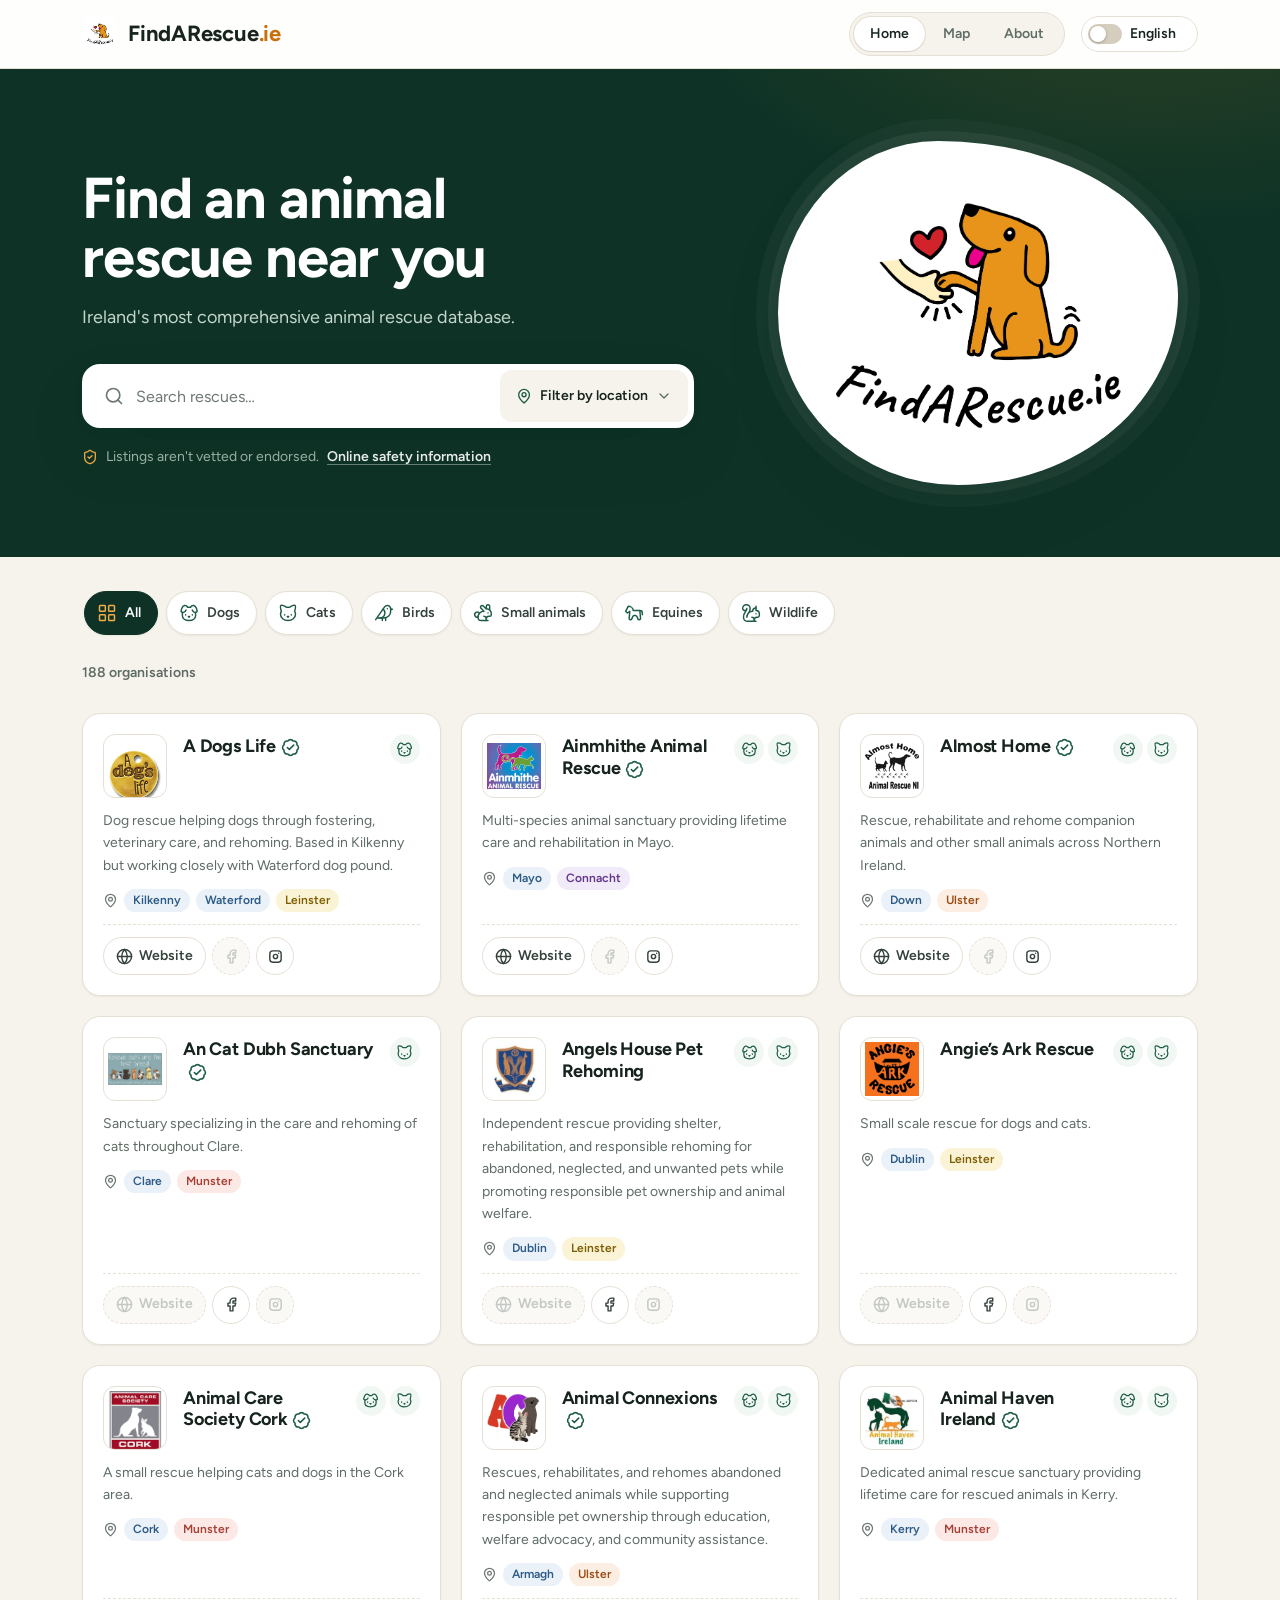
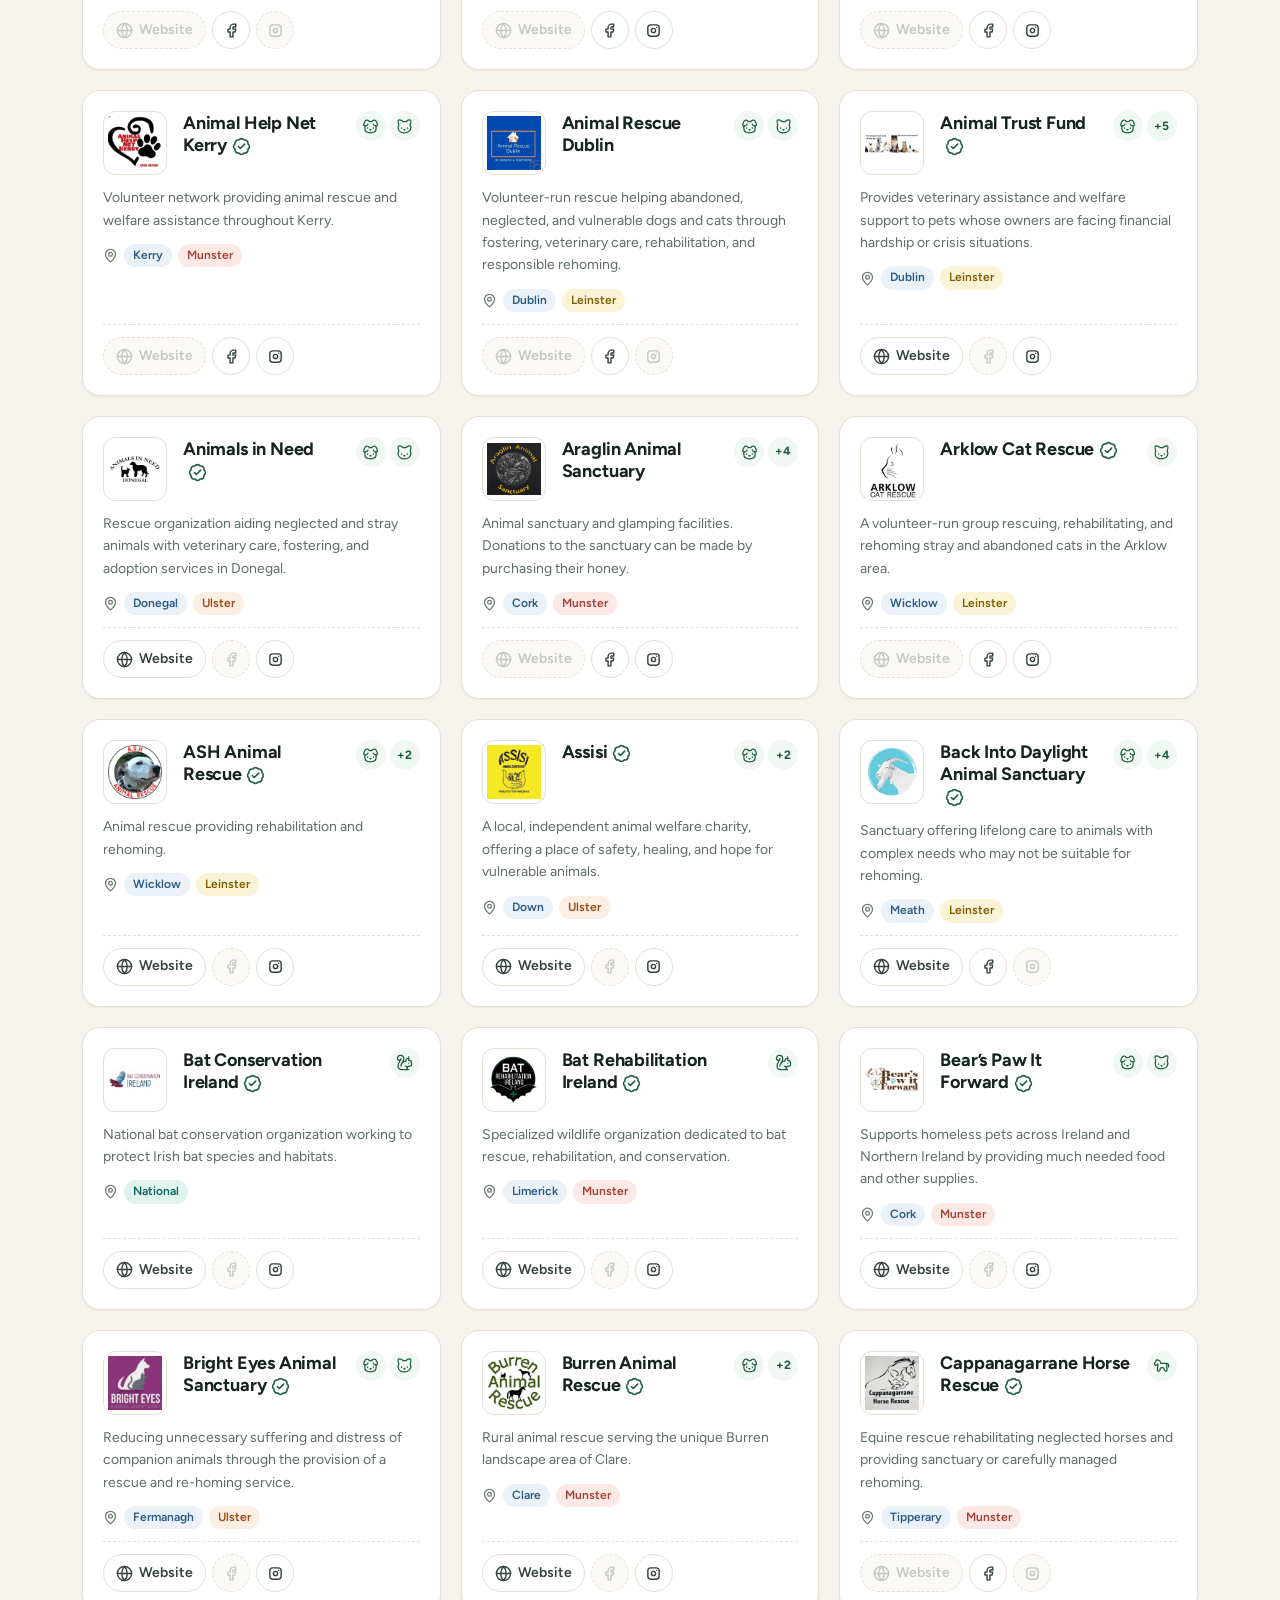
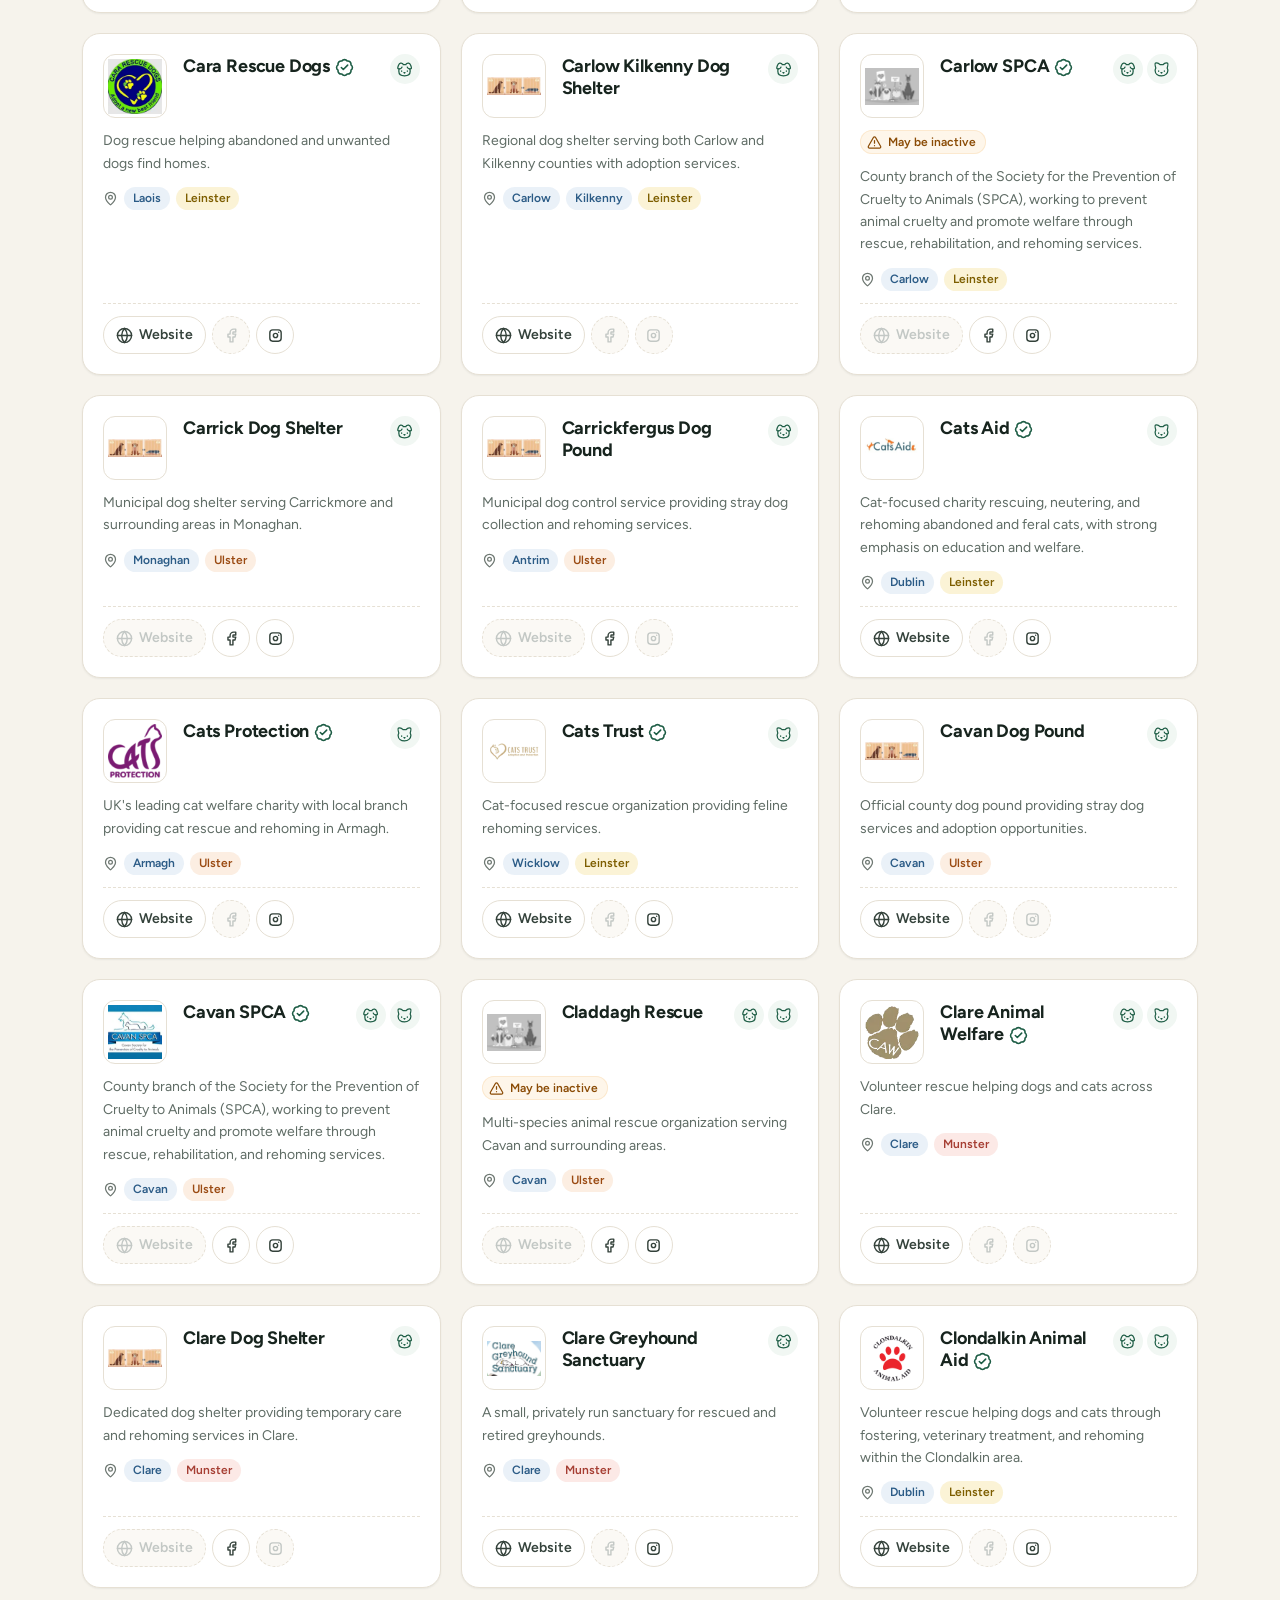
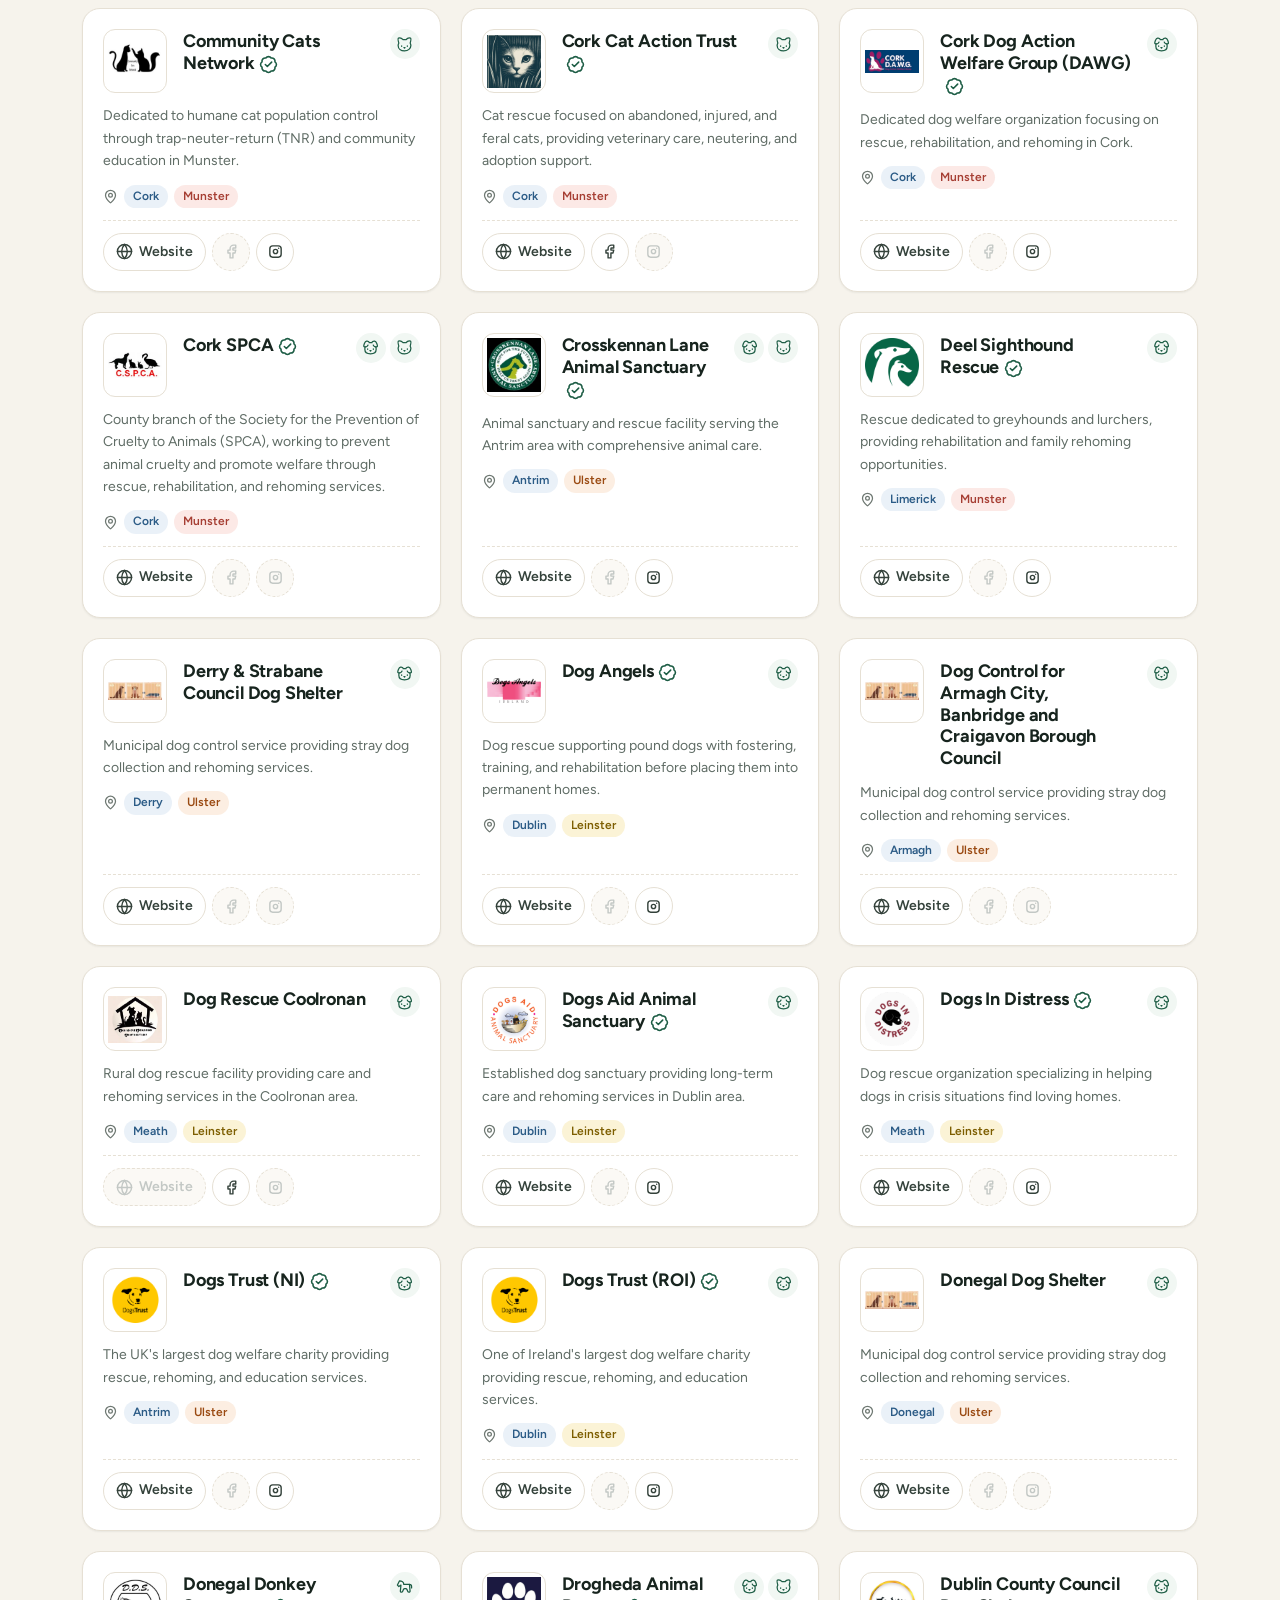
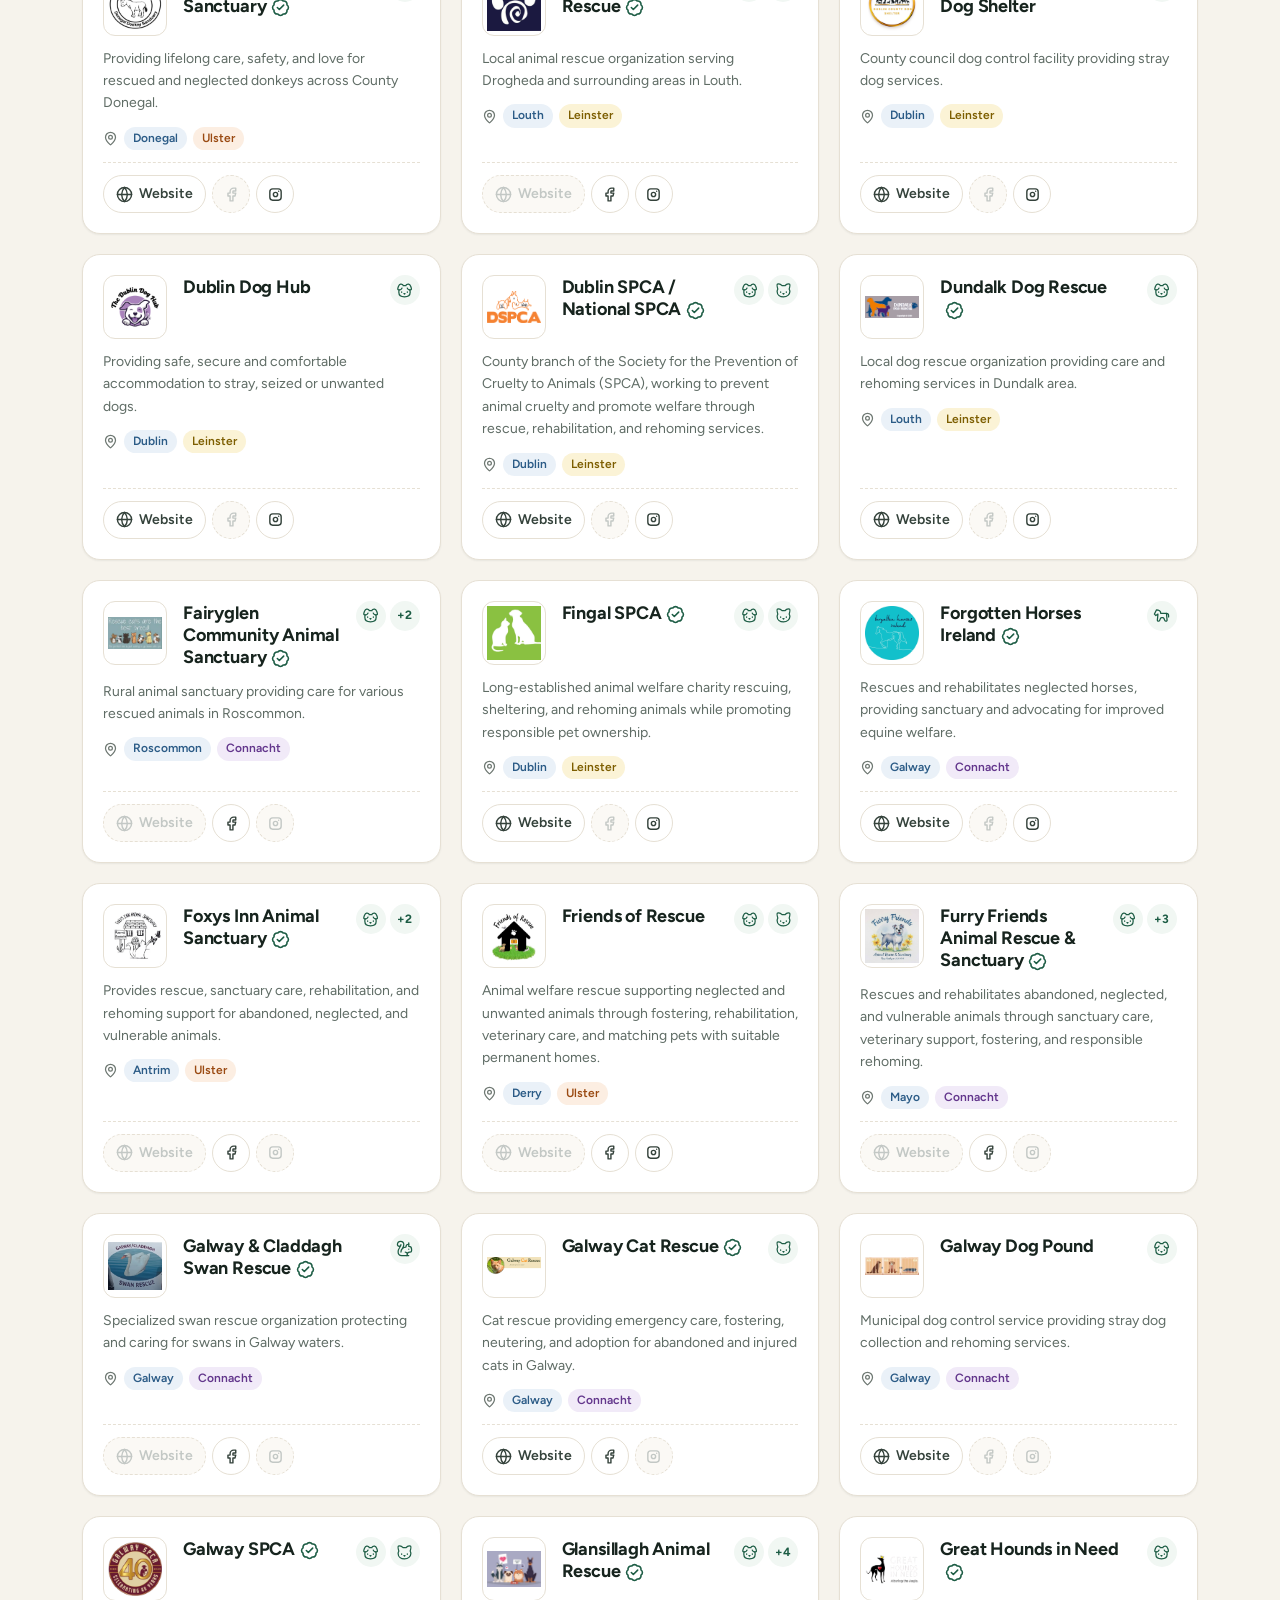
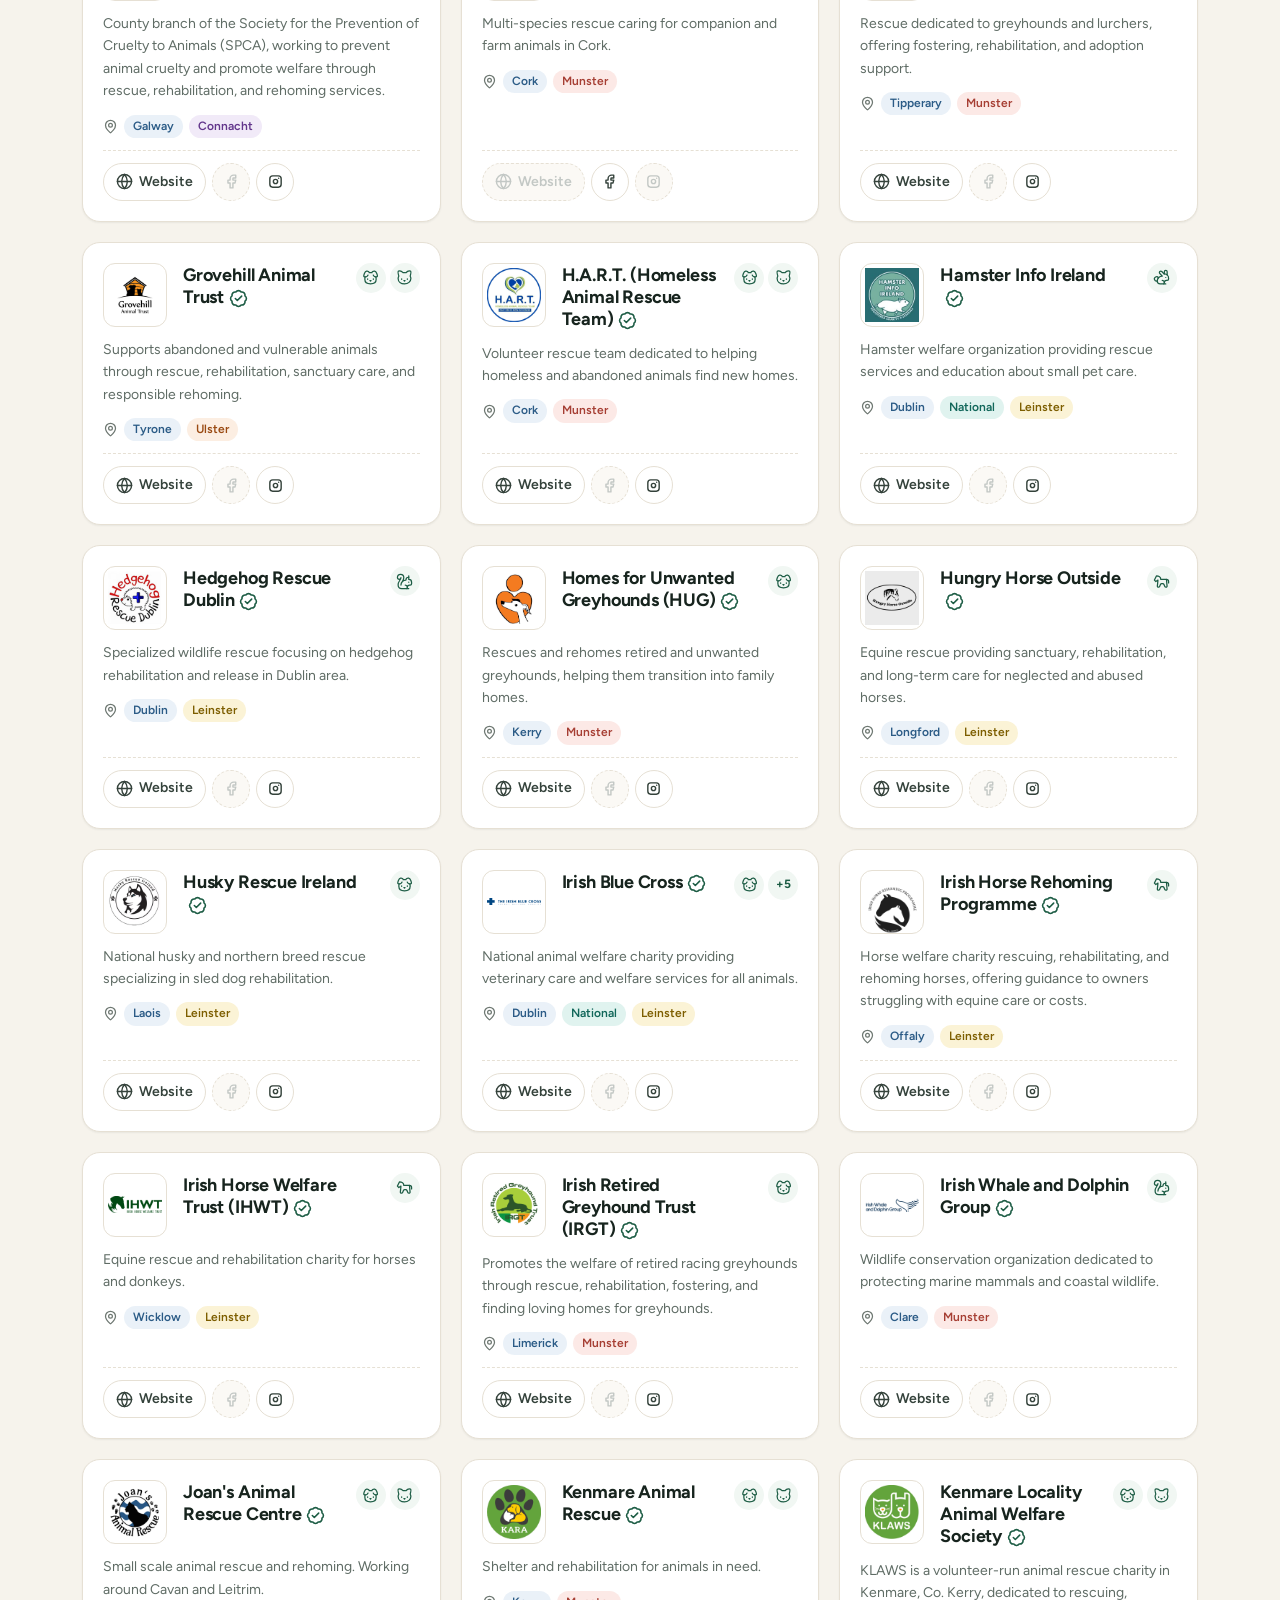
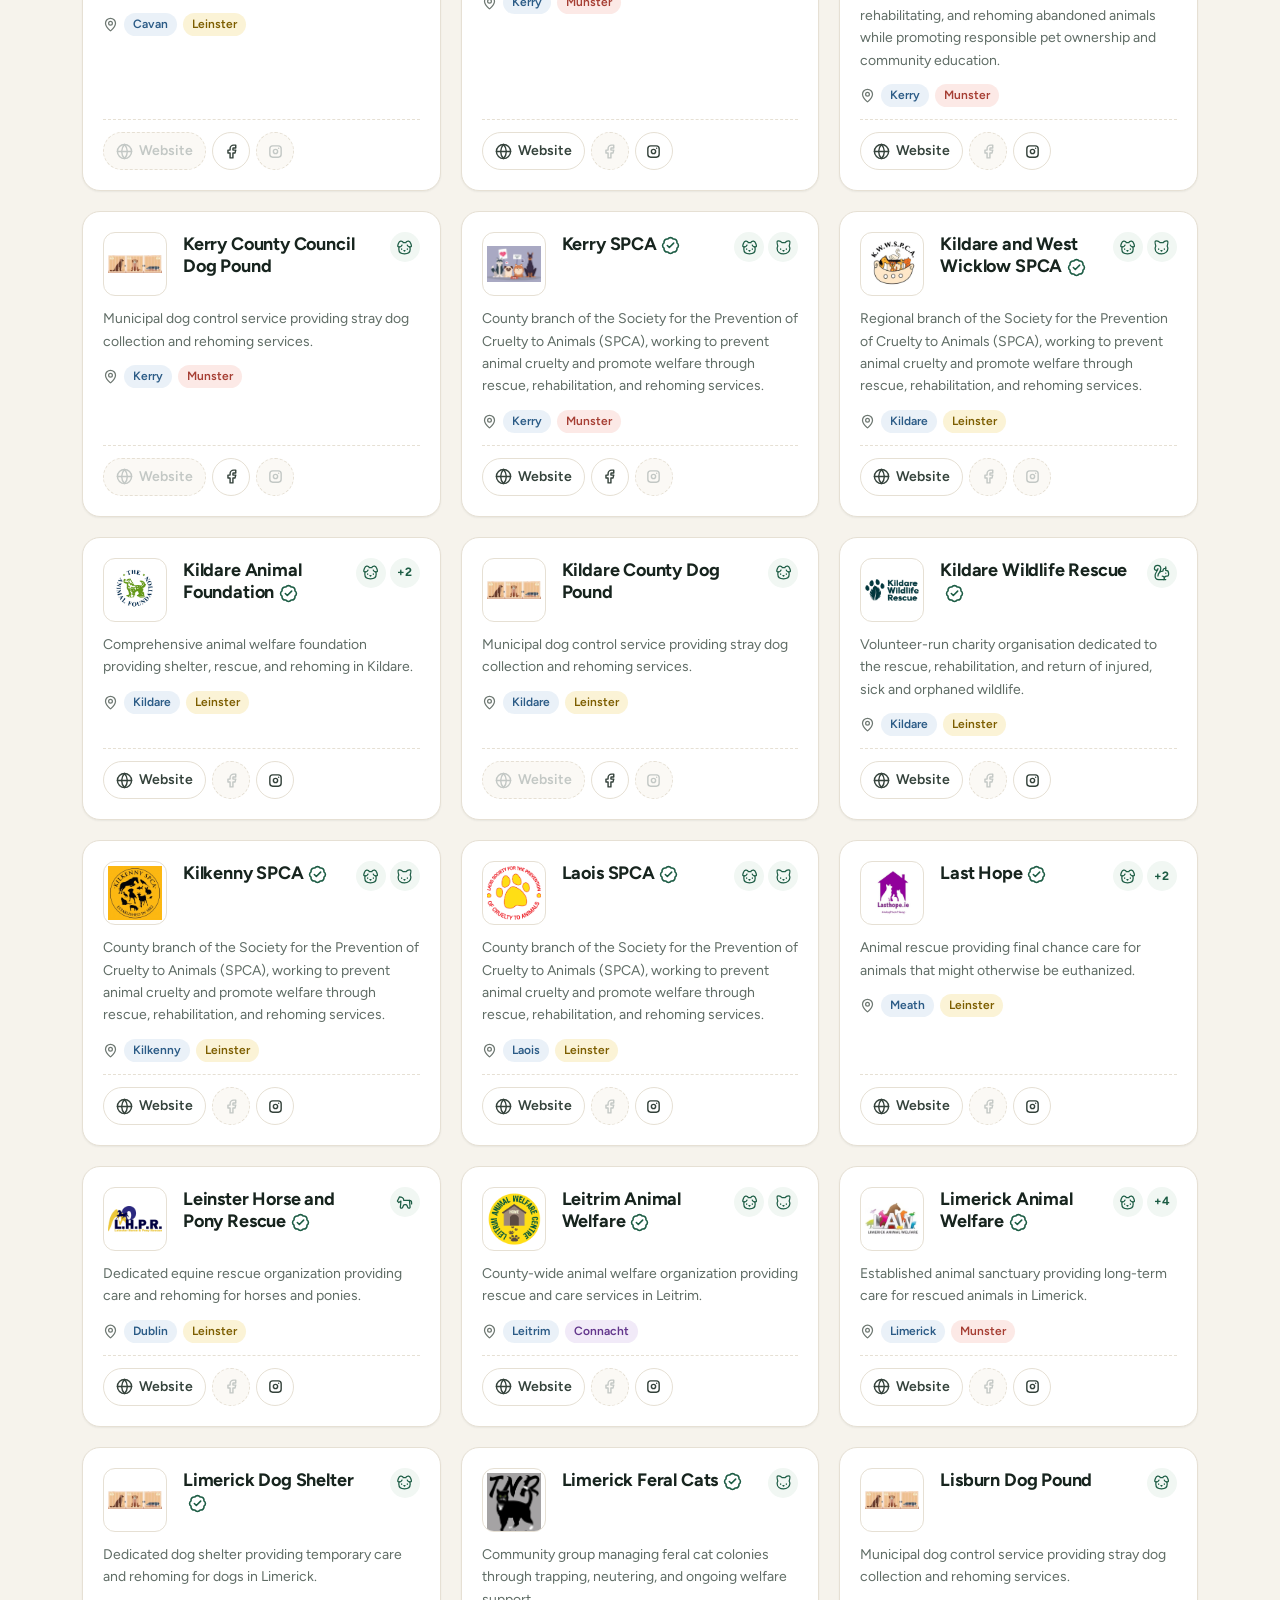
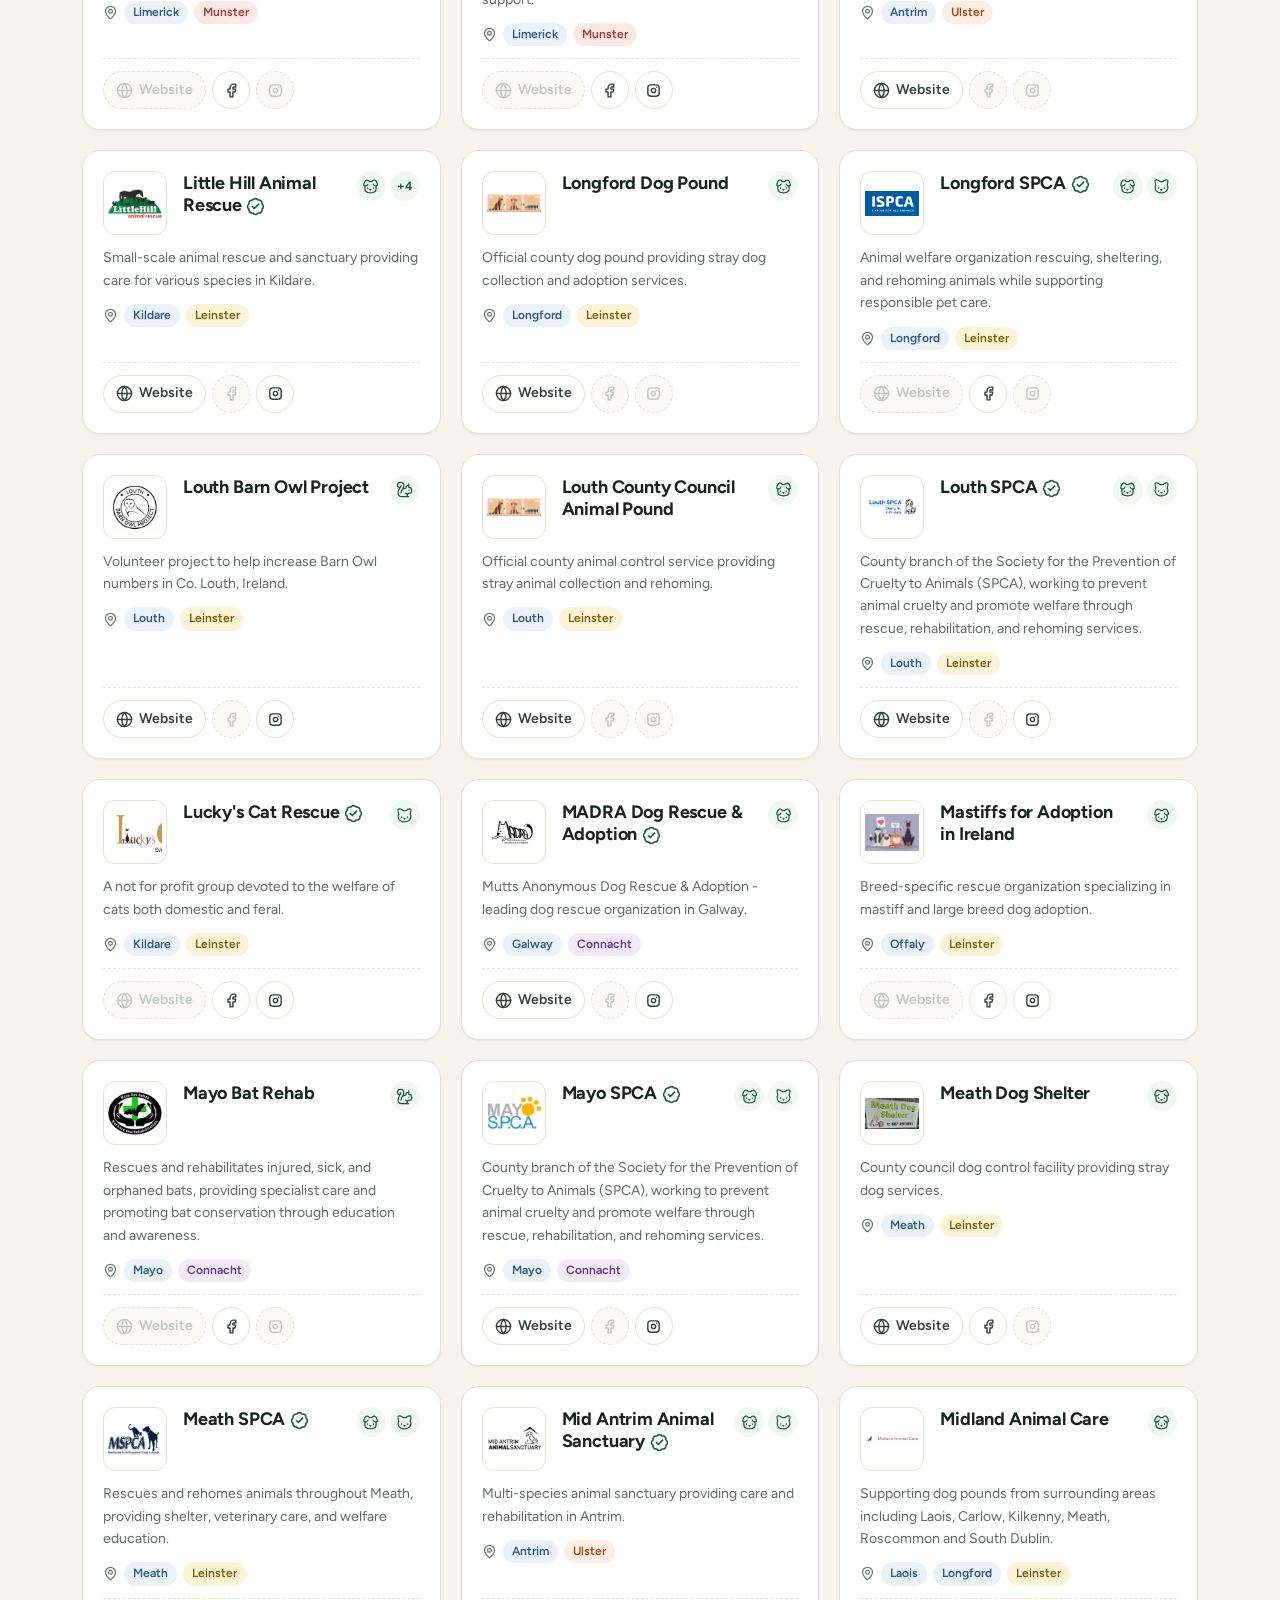
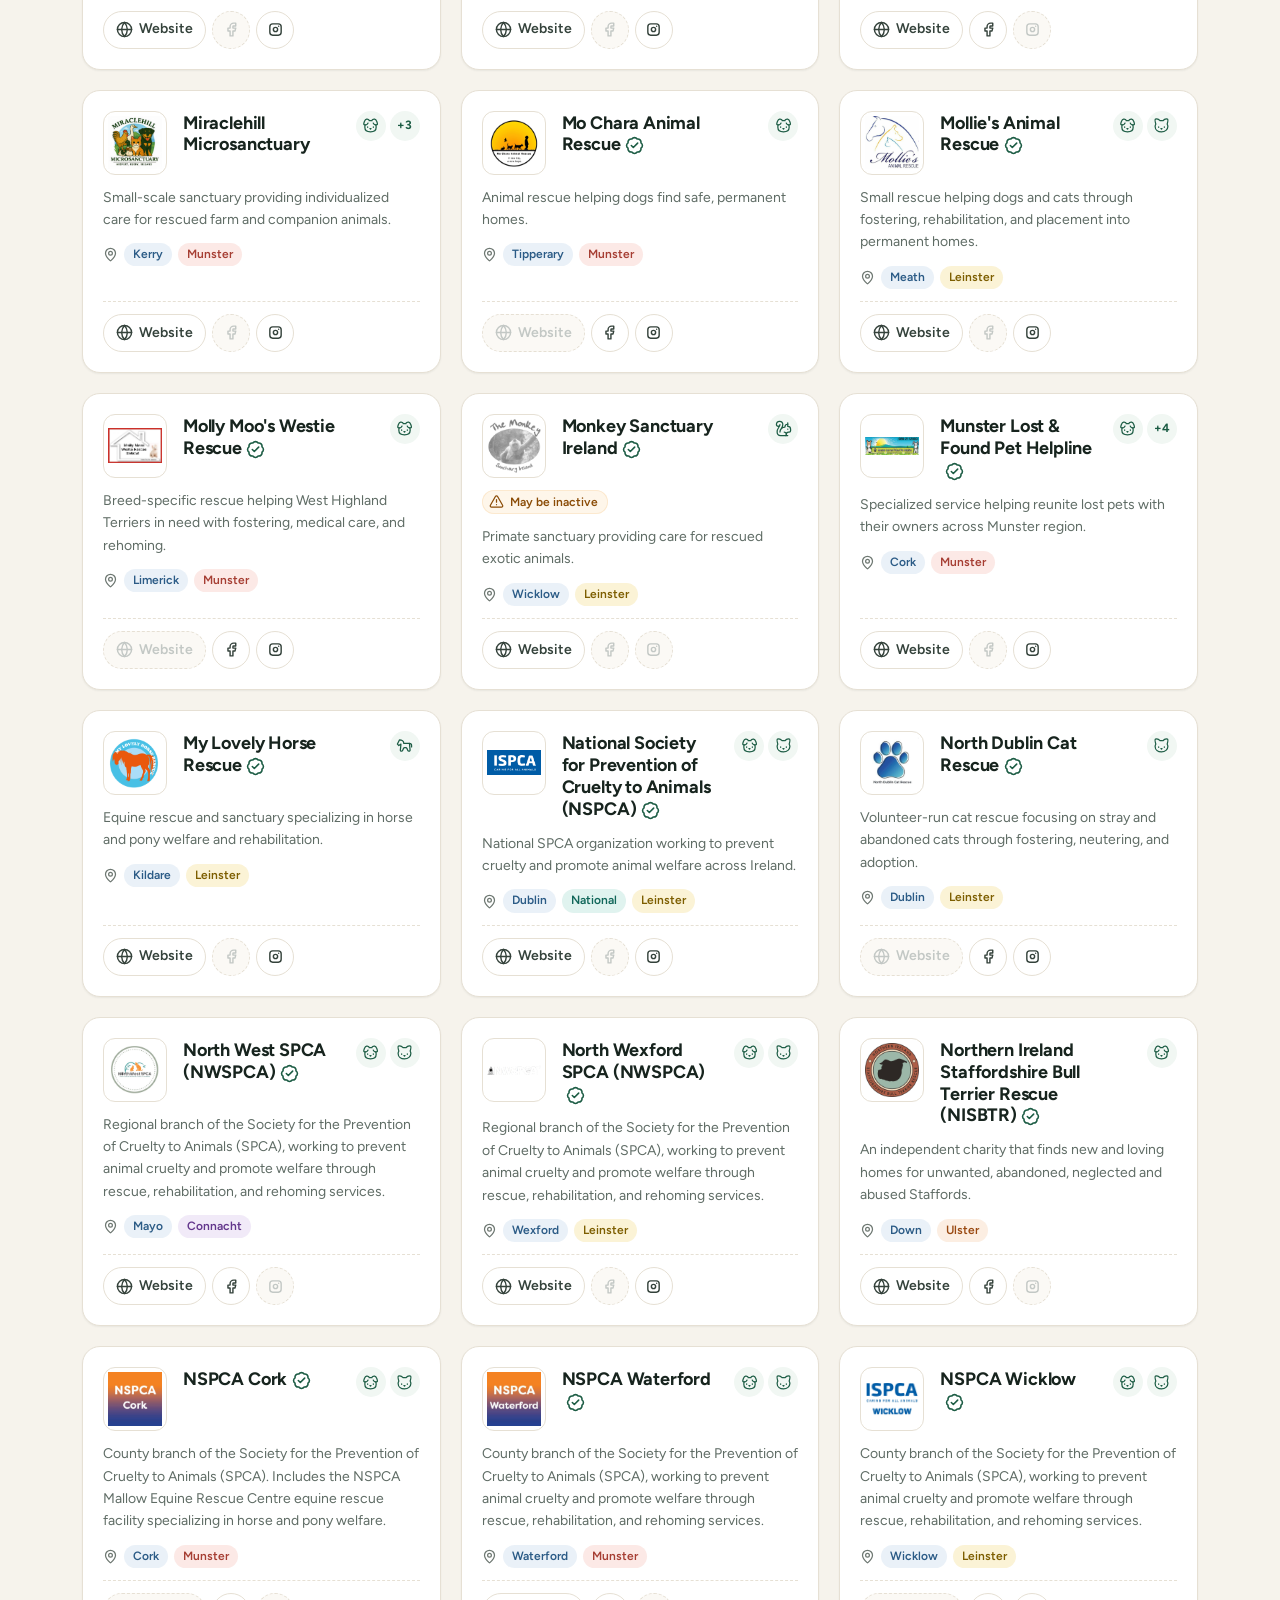
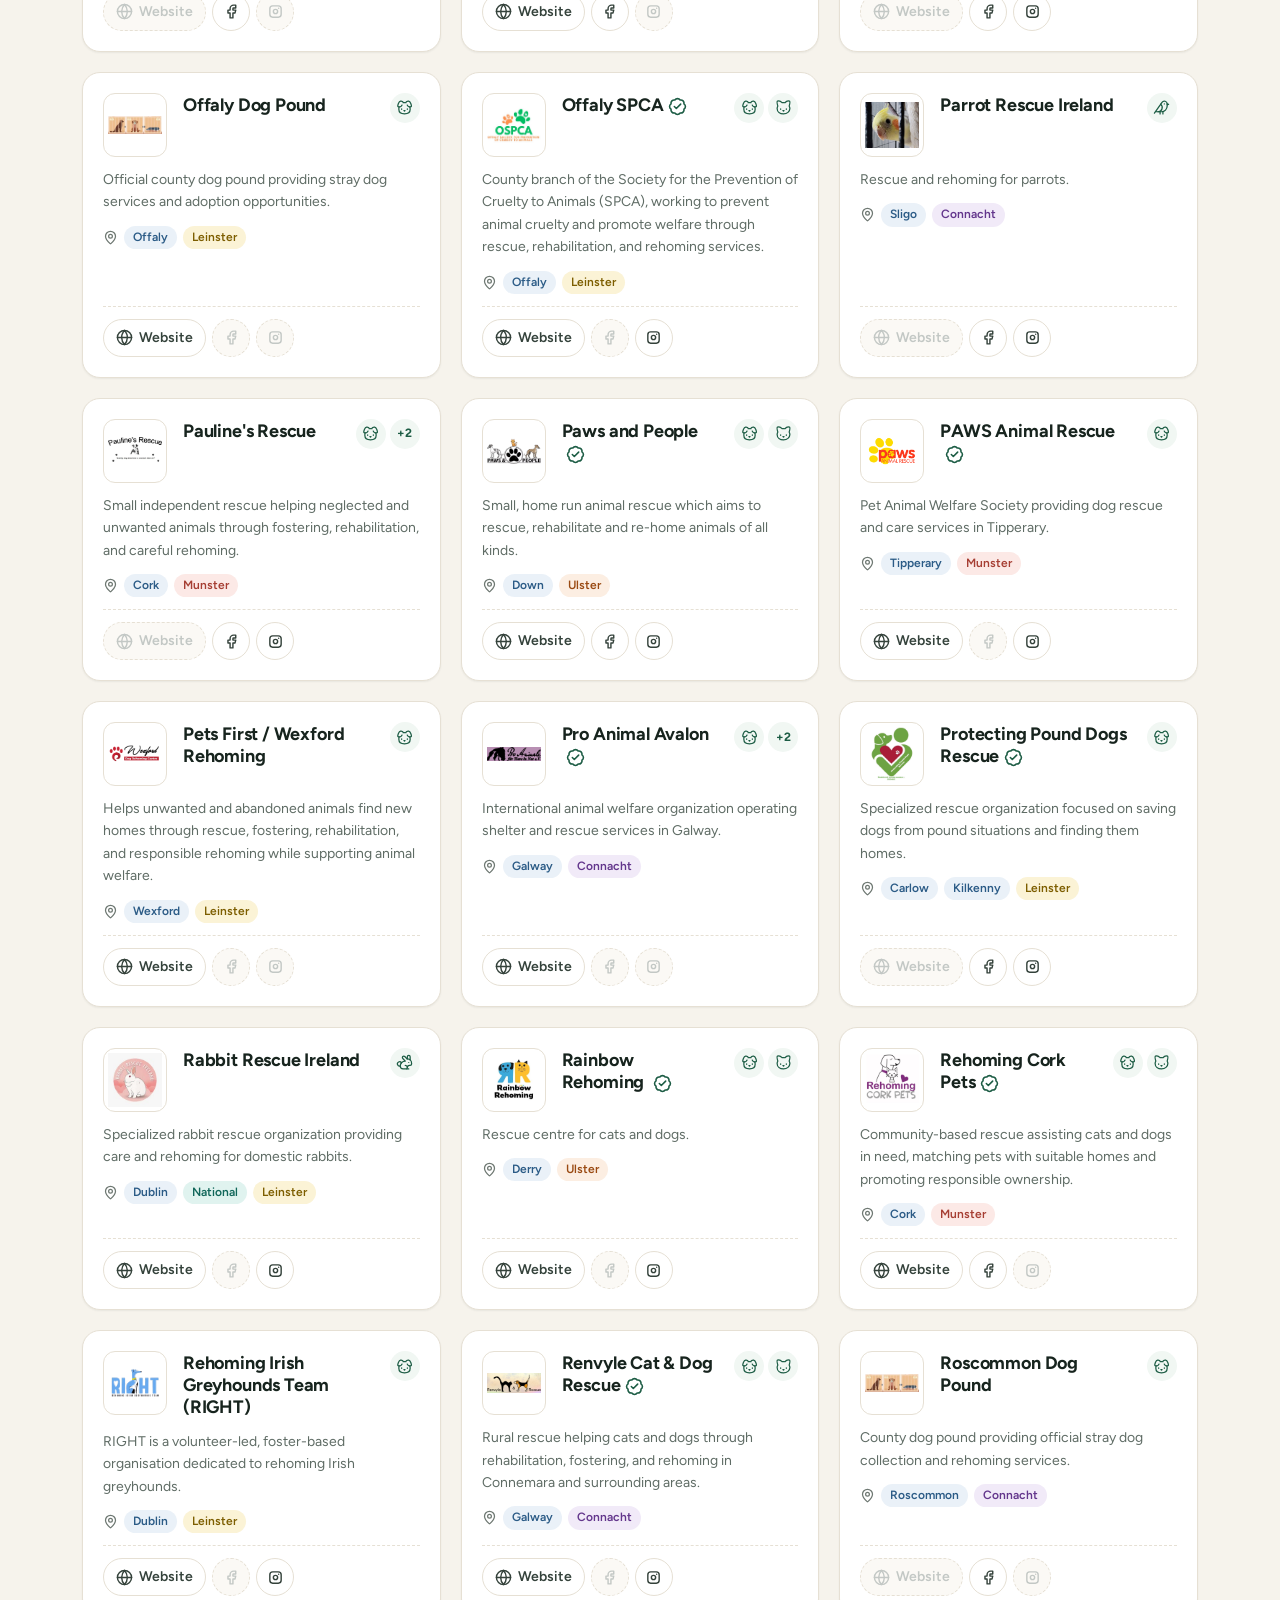
<file: public_html/index.html>
<!DOCTYPE html>
<html lang="en">
<head>
  <meta charset="UTF-8">
  <meta name="viewport" content="width=device-width, initial-scale=1.0">
  <meta name="description" content="Explore Ireland's animal rescue network. Find and support local rescue centres, shelters, and animal welfare organisations near you.">
  <meta name="theme-color" content="#0E3326">

  <meta property="og:title" content="FindARescue.ie – Ireland's Animal Rescue Database">
  <meta property="og:description" content="Find animal rescues across all 32 Irish counties.">
  <meta property="og:image" content="https://findarescue.ie/images/FAR_logo3.png">
  <meta property="og:url" content="https://findarescue.ie/">
  <meta property="og:type" content="website">

  <title>FindARescue.ie | Find Animal Rescues Across Ireland</title>
  <link rel="canonical" href="https://findarescue.ie/">

  <link rel="preconnect" href="https://fonts.googleapis.com">
  <link rel="preconnect" href="https://fonts.gstatic.com" crossorigin>
  <link rel="stylesheet" href="https://fonts.googleapis.com/css2?family=Figtree:wght@400;500;600;700;800&amp;display=swap">

  <link rel="icon" type="image/x-icon" href="images/icon.png">

  <link rel="stylesheet" href="style.css">

  <!-- Load order is a hard constraint: resources.js → translations.js → app.js (no defer/async) -->
  <script src="resources.js"></script>
  <script src="translations.js"></script>
  <script src="app.js"></script>

  <!-- Google tag (gtag.js) -->
  <script async src="https://www.googletagmanager.com/gtag/js?id=G-HE9ERV2XF4"></script>
  <script>
    window.dataLayer = window.dataLayer || [];
    function gtag(){dataLayer.push(arguments);}
    gtag('js', new Date());
    gtag('config', 'G-HE9ERV2XF4');
  </script>

  <script type="application/ld+json">
  {
      "@context": "https://schema.org",
      "@type": ["WebSite", "Organization"],
      "name": "FindARescue.ie",
      "url": "https://findarescue.ie",
      "description": "Ireland's most comprehensive database of animal rescue organisations, shelters, and welfare groups.",
      "logo": "https://findarescue.ie/images/FAR_logo3.png",
      "email": "info@findarescue.ie",
      "sameAs": [
          "https://www.instagram.com/findarescue.ie/"
          ],
          "potentialAction": {
              "@type": "SearchAction",
              "target": {
                  "@type": "EntryPoint",
                  "urlTemplate": "https://findarescue.ie/?search={search_term_string}"
              },
              "query-input": "required name=search_term_string"
          }
  }
  </script>
</head>
<body class="page-home">

<a class="skip-link" href="#results" data-i18n="skipToResults">Skip to results</a>

<!-- Navigation: shared. Keep identical in index.html, about.html and map.html (only the "active" link differs). -->
<header class="nav-header">
  <div class="nav-container">
    <a href="index.html" class="brand" aria-label="FindARescue.ie home">
      <img src="images/FAR_logo3.webp" data-src-en="images/FAR_logo3.webp" data-src-ga="images/FAR_logo3_ga.webp" alt="" width="36" height="36">
      <span class="site-title">FindARescue<span class="tld">.ie</span></span>
    </a>
    <nav aria-label="Main">
      <ul class="nav-tabs">
        <li><a href="index.html" class="active" aria-current="page" data-i18n="navHome">Home</a></li>
        <li><a href="map.html" data-i18n="navMap">Map</a></li>
        <li><a href="about.html" data-i18n="navAbout">About</a></li>
      </ul>
    </nav>
    <button type="button" class="lang-switch" id="langToggle" onclick="toggleLang()" role="switch" aria-checked="false" aria-label="Switch to Irish">
      <span class="lang-switch-track"><span class="lang-switch-thumb"></span></span>
      <span class="lang-switch-label">English</span>
    </button>
  </div>
</header>

<main>
  <!-- Hero + search -->
  <section class="hero">
    <div class="container hero-grid">
      <div class="hero-copy">
        <h1 class="hero-title" data-i18n="heroTitle">Find an animal rescue near you</h1>
        <p class="hero-lede" data-i18n="homeTagline">Ireland's most comprehensive animal rescue database.</p>

        <!-- Search + location filter -->
        <div class="search-panel" id="searchPanel" role="search">
          <div class="search-field">
            <svg class="icon search-icon" aria-hidden="true"><use href="icons.svg#i-search"/></svg>
            <label for="search" class="visually-hidden" data-i18n="searchPlaceholder">Search rescues…</label>
            <input type="search" id="search" autocomplete="off" enterkeyhint="search" data-i18n-placeholder="searchPlaceholder" placeholder="Search rescues…" oninput="renderResources(); updateUrl();">
            <button type="button" class="search-clear" id="searchClear" data-i18n-aria="searchClear" aria-label="Clear search" hidden>
              <svg class="icon" aria-hidden="true"><use href="icons.svg#i-x"/></svg>
            </button>
          </div>

          <div class="location-filter" id="locationFilter">
            <button type="button" class="location-trigger" id="locationTrigger" aria-haspopup="true" aria-expanded="false" aria-controls="locationPanel">
              <svg class="icon" aria-hidden="true"><use href="icons.svg#i-pin"/></svg>
              <span data-i18n="filterLocationDefault">Filter by location</span>
              <span class="count-badge" id="locationCount" style="display:none;"></span>
              <svg class="icon chevron" aria-hidden="true"><use href="icons.svg#i-chev"/></svg>
            </button>

            <div class="location-panel" id="locationPanel">
              <div class="location-panel-head">
                <span class="location-panel-title" data-i18n="filterLocationDefault">Filter by location</span>
                <button type="button" class="icon-btn location-close" id="locationCloseBtn" data-i18n-aria="closeLabel" aria-label="Close">
                  <svg class="icon" aria-hidden="true"><use href="icons.svg#i-x"/></svg>
                </button>
              </div>
              <div class="location-panel-list" id="locationPanelList">
                <!-- Province groups + counties populated via JavaScript -->
              </div>
              <div class="location-panel-footer">
                <button type="button" class="btn btn-ghost location-clear-btn" id="locationClearAllBtn" data-i18n="locationClearAll">Clear all</button>
                <button type="button" class="btn btn-primary location-done-btn" id="locationDoneBtn" data-i18n="locationDone">Done</button>
              </div>
            </div>
          </div>
        </div>

        <p class="hero-trust">
          <svg class="icon" aria-hidden="true"><use href="icons.svg#i-shield"/></svg>
          <span data-i18n="heroTrust">Listings aren't vetted or endorsed.</span>
          <button type="button" class="link-btn" data-open-safety data-i18n="safetyLinkText">Online safety information</button>
        </p>
      </div>

      <div class="hero-art" aria-hidden="true">
        <div class="hero-logo-card">
          <img src="images/FAR_logo3.png" data-src-en="images/FAR_logo3.png" data-src-ga="images/FAR_logo3_ga.png" alt="" width="1600" height="1257">
        </div>
      </div>
    </div>

  </section>

  <!-- Directory -->
  <section class="directory" id="directory" aria-labelledby="resultsCount">
    <div class="container">
      <div class="directory-toolbar">
        <div class="category-scroller">
          <div class="category-pills" id="categoryFilter" role="group" data-i18n-aria="categoriesLabel" aria-label="Animal type">
            <!-- Category buttons populated dynamically -->
          </div>
        </div>

        <div class="results-meta">
          <p class="results-count" id="resultsCount" aria-live="polite"></p>
          <div class="chip-row" id="locationChips"></div>
          <button type="button" class="link-btn reset-button" id="resetBtn" onclick="resetFilters()" hidden>
            <svg class="icon" aria-hidden="true"><use href="icons.svg#i-reset"/></svg>
            <span data-i18n="clearFilters">Clear filters</span>
          </button>
        </div>
      </div>

      <div id="results" class="grid" tabindex="-1"></div>
    </div>
  </section>

</main>

<!-- Online Safety Information dialog -->
<dialog id="safetyModal" class="modal" aria-labelledby="safetyModalTitle">
  <div class="modal-box">
    <button type="button" class="icon-btn modal-close" data-close-safety data-i18n-aria="closeLabel" aria-label="Close">
      <svg class="icon" aria-hidden="true"><use href="icons.svg#i-x"/></svg>
    </button>
    <span class="modal-icon"><svg class="icon" aria-hidden="true"><use href="icons.svg#i-shield"/></svg></span>
    <h2 id="safetyModalTitle" data-i18n="safetyModalTitle">Online safety policy</h2>

    <p data-i18n="safetyModalP1">FindARescue.ie helps connect people with animal rescues and rehoming organisations. We do not vet, endorse, or verify the organisations listed on this website.</p>
    <p data-i18n="safetyModalP2">Before donating, adopting, fostering, or sharing personal information, we recommend that you:</p>

    <ul class="check-list">
      <li data-i18n="safetyModalLi1">Research the organisation independently.</li>
      <li data-i18n="safetyModalLi2">Check for a website, social media presence, and contact details.</li>
      <li data-i18n="safetyModalLi3">If the organisation claims to be a registered charity, verify its Registered Charity Number (RCN) on the Charities Regulator's public register.</li>
      <li data-i18n="safetyModalLi4">Ask questions about the animal's history, health, and care.</li>
      <li data-i18n="safetyModalLi5">Request veterinary records or adoption paperwork where appropriate.</li>
      <li data-i18n="safetyModalLi6">Visit the rescue or arrange a video call if possible.</li>
      <li data-i18n="safetyModalLi7">Be cautious of requests for unusual payment methods or urgent payments.</li>
      <li data-i18n="safetyModalLi8">Never share sensitive financial or personal information unless necessary and you are confident the organisation is legitimate.</li>
    </ul>

    <p class="modal-callout" data-i18n="safetyModalP3">If something seems suspicious, trust your judgement and discontinue contact.</p>
    <p class="modal-fine" data-i18n="safetyModalP4">FindARescue.ie is not responsible for transactions, agreements, communications, or disputes between users and organisations listed on the site.</p>
  </div>
</dialog>

<!-- Footer: shared. Keep identical in index.html and about.html. -->
<footer class="site-footer">
  <div class="container footer-grid">
    <div class="footer-brand">
      <a href="index.html" class="brand brand-light">
        <img src="images/FAR_logo3.webp" data-src-en="images/FAR_logo3.webp" data-src-ga="images/FAR_logo3_ga.webp" alt="" width="36" height="36">
        <span class="site-title">FindARescue<span class="tld">.ie</span></span>
      </a>
      <p data-i18n="footerTagline">A free, volunteer-run directory of animal rescues across all 32 counties.</p>
      <p class="footer-values" data-i18n="footerValues">No ads · No sponsorship · No data sold</p>
    </div>
    <nav class="footer-col" aria-label="Footer">
      <h2 data-i18n="footerExplore">Explore</h2>
      <a href="index.html" data-i18n="navHome">Home</a>
      <a href="map.html" data-i18n="navMap">Map</a>
      <a href="about.html" data-i18n="navAbout">About</a>
      <button type="button" class="link-btn" data-open-safety data-i18n="safetyLinkText">Online safety information</button>
    </nav>
    <div class="footer-col">
      <h2 data-i18n="footerContact">Contact</h2>
      <a href="mailto:info@findarescue.ie">info@findarescue.ie</a>
      <a href="https://www.instagram.com/findarescue.ie/" target="_blank" rel="noopener">@findarescue.ie</a>
    </div>
  </div>
  <div class="container footer-bottom">
    <span data-i18n="footerCopyright">Copyright FindARescue.ie 2026</span>
  </div>
</footer>

</body>
</html>
</file>
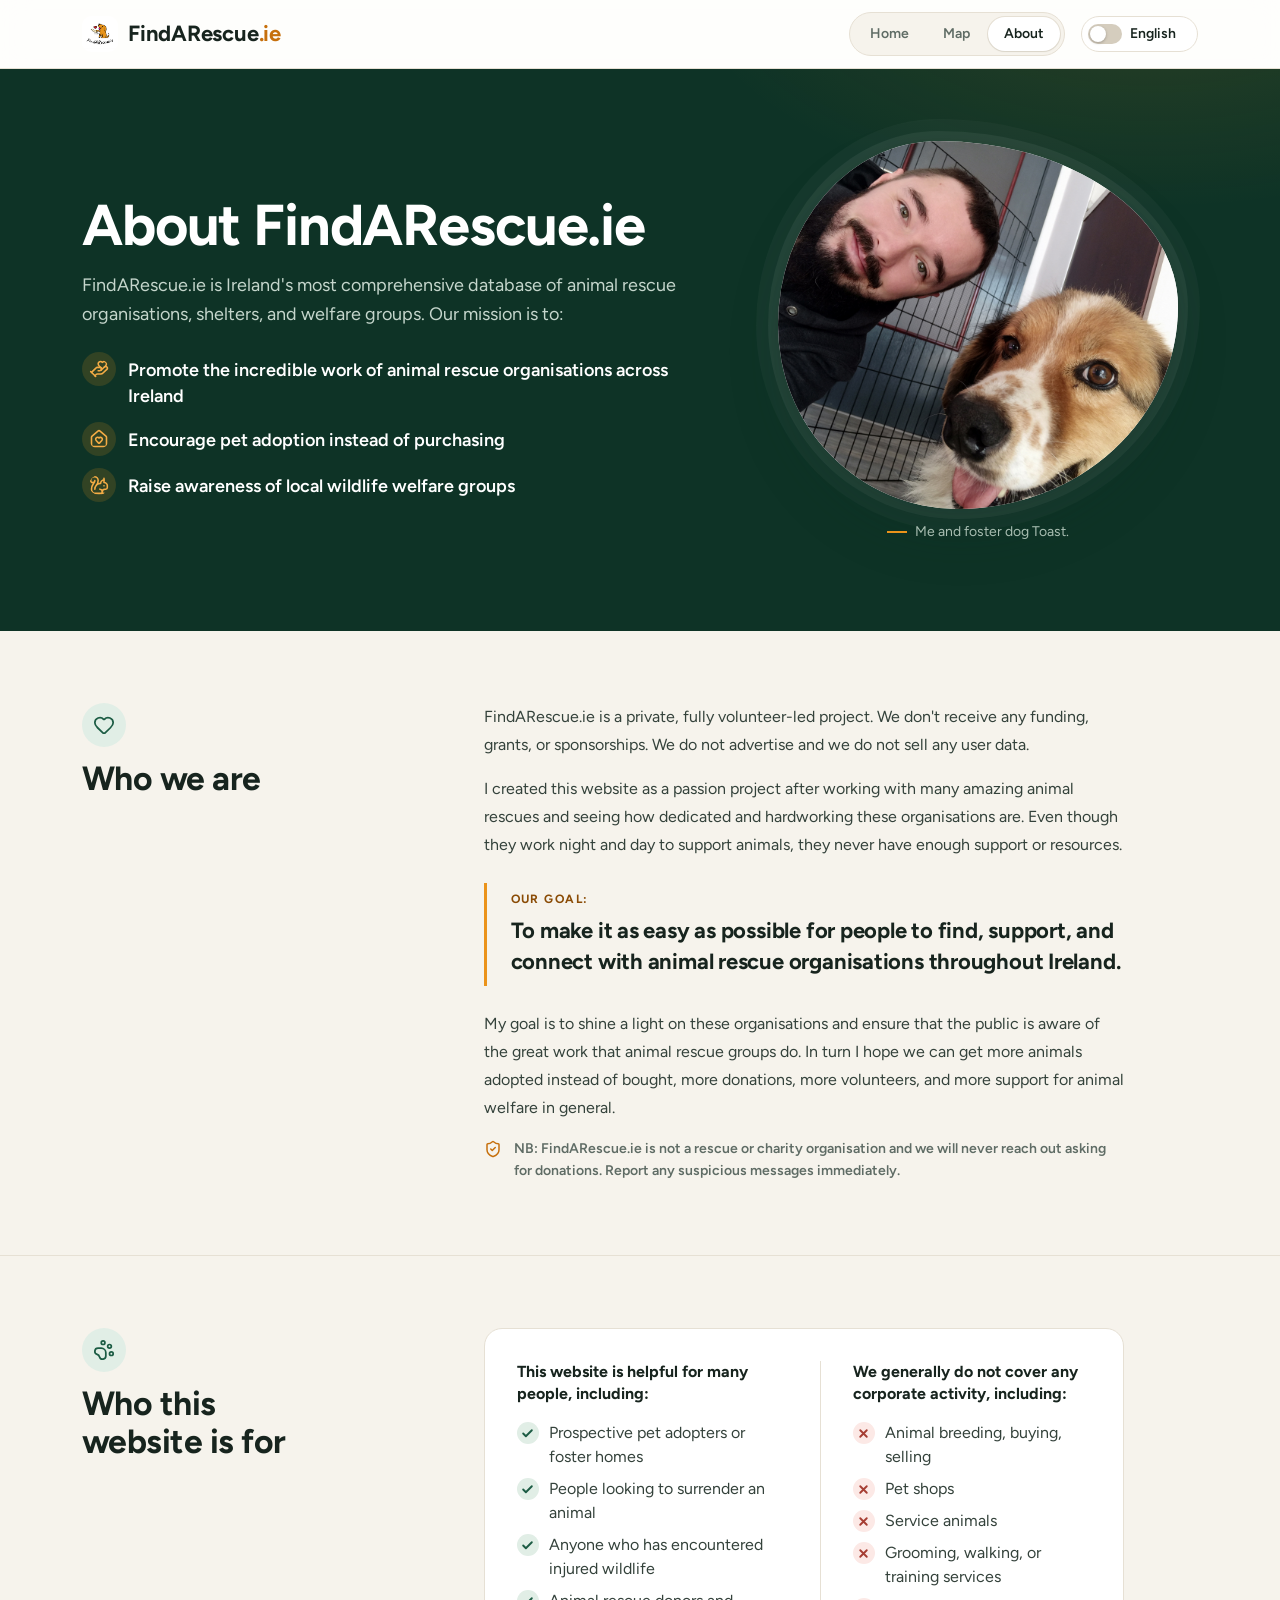
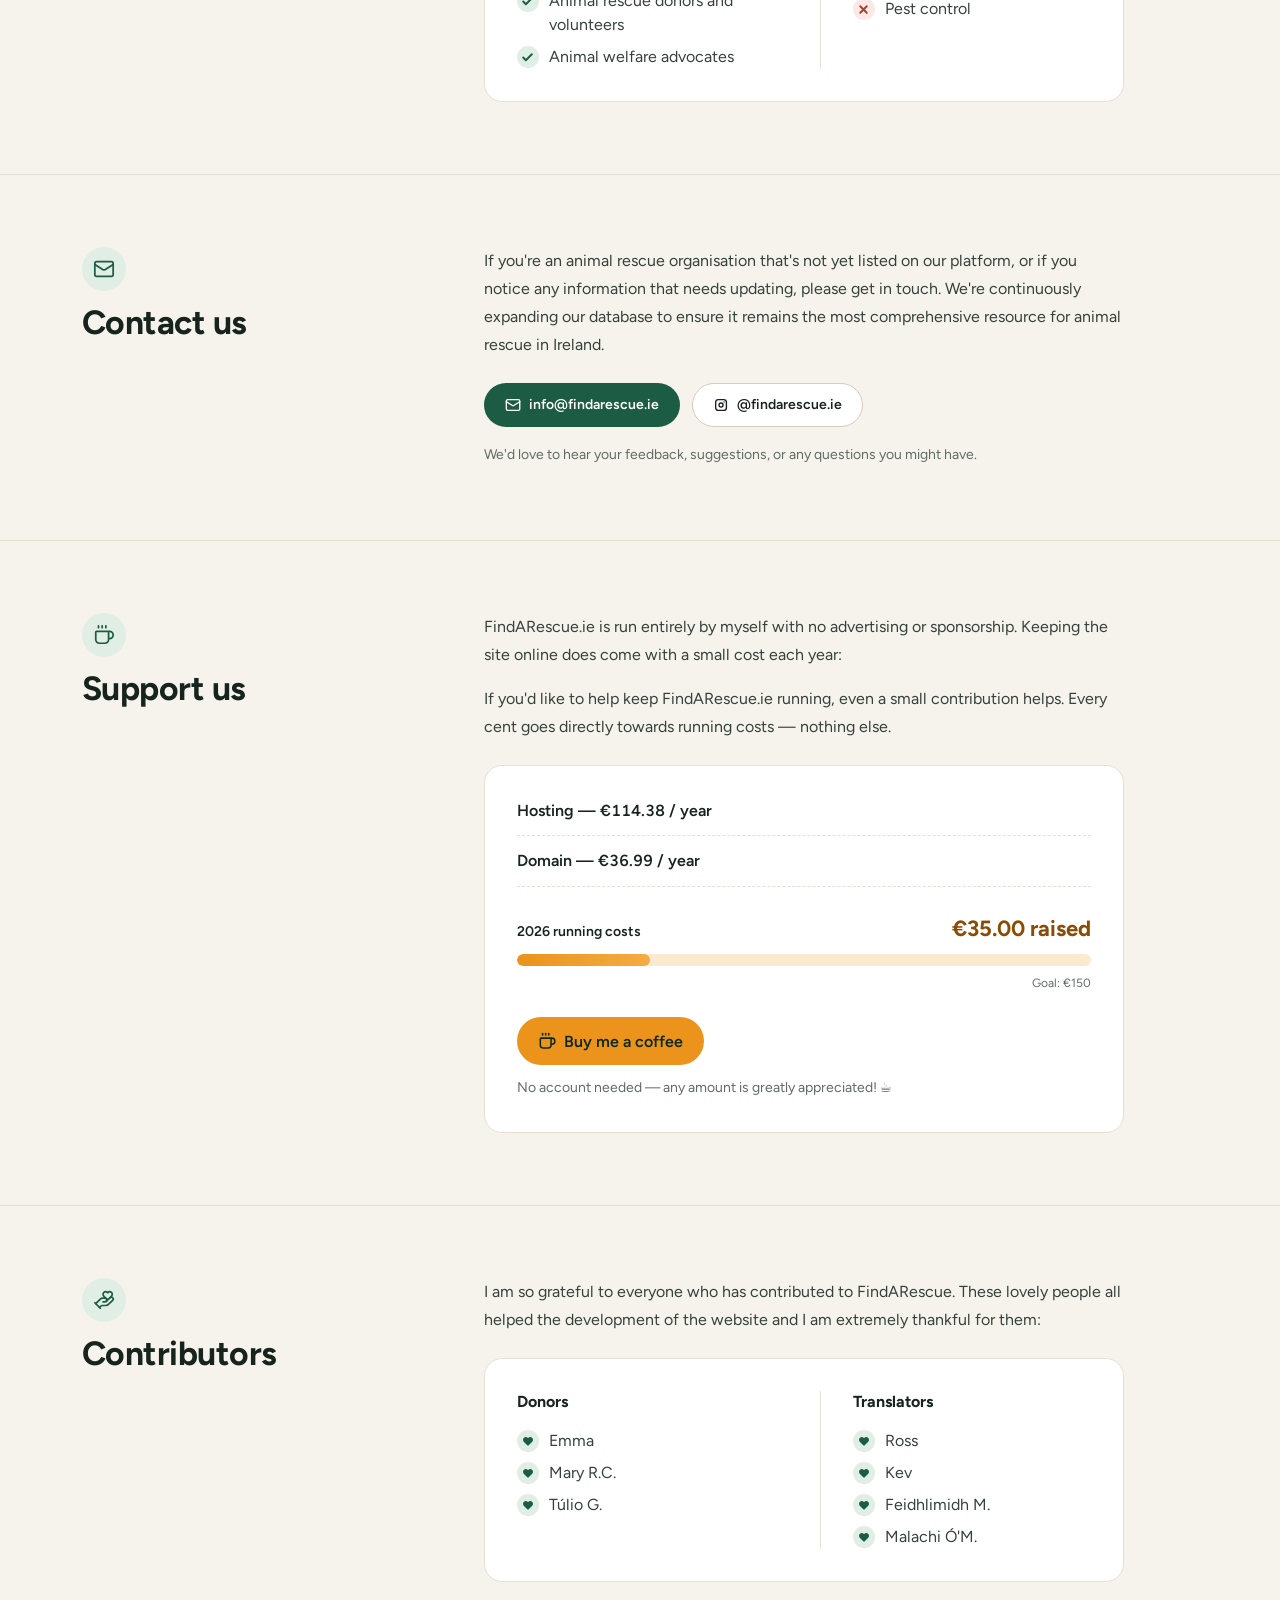
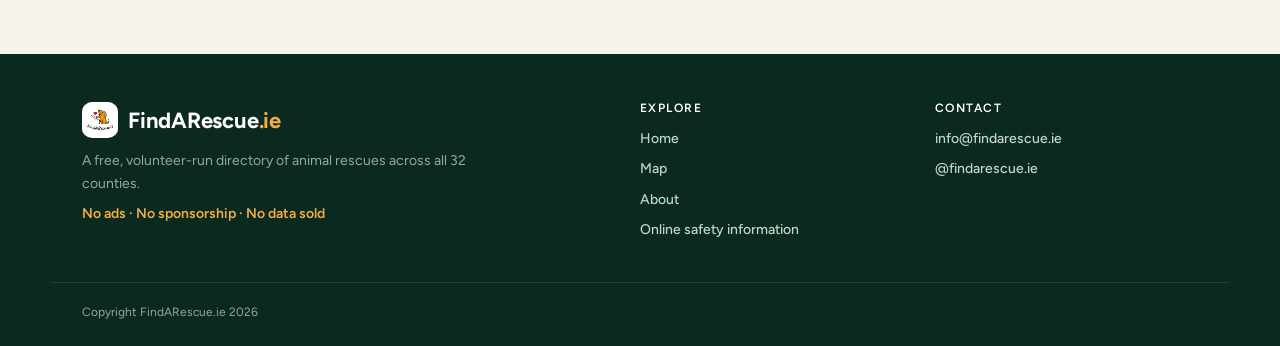
<file: public_html/about.html>
<!DOCTYPE html>
<html lang="en">
<head>
  <meta charset="UTF-8">
  <meta name="viewport" content="width=device-width, initial-scale=1.0">
  <meta name="description" content="Learn about FindARescue.ie - Ireland's most comprehensive animal rescue database.">
  <meta name="theme-color" content="#0E3326">

  <meta property="og:title" content="About FindARescue.ie – Ireland's Animal Rescue Database">
  <meta property="og:description" content="Find animal rescues across all 32 Irish counties.">
  <meta property="og:image" content="https://findarescue.ie/images/FAR_logo3.png">
  <meta property="og:url" content="https://findarescue.ie/about.html">
  <meta property="og:type" content="website">

  <title>About Us | FindARescue.ie – Ireland's Animal Rescue Database</title>
  <link rel="canonical" href="https://findarescue.ie/about.html">
  <link rel="preconnect" href="https://fonts.googleapis.com">
  <link rel="preconnect" href="https://fonts.gstatic.com" crossorigin>
  <link rel="stylesheet" href="https://fonts.googleapis.com/css2?family=Figtree:wght@400;500;600;700;800&amp;display=swap">
  <link rel="icon" type="image/x-icon" href="images/icon.png">
  <link rel="stylesheet" href="style.css">
  <script src="translations.js"></script>

  <!-- Google tag (gtag.js) -->
  <script async src="https://www.googletagmanager.com/gtag/js?id=G-HE9ERV2XF4"></script>
  <script>
    window.dataLayer = window.dataLayer || [];
    function gtag(){dataLayer.push(arguments);}
    gtag('js', new Date());
    gtag('config', 'G-HE9ERV2XF4');
  </script>

  <script type="application/ld+json">
  {
      "@context": "https://schema.org",
      "@type": ["WebSite", "Organization"],
      "name": "FindARescue.ie",
      "url": "https://findarescue.ie",
      "description": "Ireland's most comprehensive database of animal rescue organisations, shelters, and welfare groups.",
      "logo": "https://findarescue.ie/images/FAR_logo3.png",
      "email": "info@findarescue.ie",
      "sameAs": [
          "https://www.instagram.com/findarescue.ie/"
          ],
          "potentialAction": {
              "@type": "SearchAction",
              "target": {
                  "@type": "EntryPoint",
                  "urlTemplate": "https://findarescue.ie/?search={search_term_string}"
              },
              "query-input": "required name=search_term_string"
          }
  }
  </script>

  <script type="application/ld+json">
  {
      "@context": "https://schema.org",
      "@type": "BreadcrumbList",
      "itemListElement": [
          { "@type": "ListItem", "position": 1, "name": "Home", "item": "https://findarescue.ie/" },
          { "@type": "ListItem", "position": 2, "name": "About", "item": "https://findarescue.ie/about.html" }
      ]
  }
  </script>
</head>
<body class="page-about">

<a class="skip-link" href="#main" data-i18n="skipToContent">Skip to content</a>

<!-- Navigation: shared. Keep identical in index.html, about.html and map.html (only the "active" link differs). -->
<header class="nav-header">
  <div class="nav-container">
    <a href="index.html" class="brand" aria-label="FindARescue.ie home">
      <img src="images/FAR_logo3.webp" data-src-en="images/FAR_logo3.webp" data-src-ga="images/FAR_logo3_ga.webp" alt="" width="36" height="36">
      <span class="site-title">FindARescue<span class="tld">.ie</span></span>
    </a>
    <nav aria-label="Main">
      <ul class="nav-tabs">
        <li><a href="index.html" data-i18n="navHome">Home</a></li>
        <li><a href="map.html" data-i18n="navMap">Map</a></li>
        <li><a href="about.html" class="active" aria-current="page" data-i18n="navAbout">About</a></li>
      </ul>
    </nav>
    <button type="button" class="lang-switch" id="langToggle" onclick="toggleLang()" role="switch" aria-checked="false" aria-label="Switch to Irish">
      <span class="lang-switch-track"><span class="lang-switch-thumb"></span></span>
      <span class="lang-switch-label">English</span>
    </button>
  </div>
</header>

<main id="main">

  <!-- 1. Hero: what this is, and why it exists (mirrors the home page hero) -->
  <section class="hero about-hero">
    <div class="container hero-grid">
      <div class="hero-copy">
        <h1 class="hero-title" data-i18n="aboutPageTitle">About FindARescue.ie</h1>
        <p class="hero-lede" data-i18n="aboutIntro">FindARescue.ie is Ireland's most comprehensive database of animal rescue organisations, shelters, and welfare groups. Our mission is to:</p>
        <ul class="mission-list">
          <li><svg class="icon" aria-hidden="true"><use href="icons.svg#i-hand"/></svg><span data-i18n="aboutMissionLine1">Promote the incredible work of animal rescue organisations across Ireland</span></li>
          <li><svg class="icon" aria-hidden="true"><use href="icons.svg#i-house"/></svg><span data-i18n="aboutMissionLine2">Encourage pet adoption instead of purchasing</span></li>
          <li><svg class="icon" aria-hidden="true"><use href="icons.svg#i-wildlife"/></svg><span data-i18n="aboutMissionLine3">Raise awareness of local wildlife welfare groups</span></li>
        </ul>
      </div>
      <figure class="hero-art about-photo">
        <div class="hero-logo-card photo-blob">
          <img src="images/toast.jpg" alt="Photo of author and dog Toast" width="500" height="374">
        </div>
        <figcaption data-i18n="aboutPhotoCaption">Me and foster dog Toast.</figcaption>
      </figure>
    </div>
  </section>

  <!-- 2. The story -->
  <section class="about-block">
    <div class="container about-row">
      <div class="about-label">
        <span class="about-icon"><svg class="icon" aria-hidden="true"><use href="icons.svg#i-heart"/></svg></span>
        <h2 class="section-title" data-i18n="aboutWhoTitle">Who we are</h2>
      </div>
      <div class="about-body prose">
        <p data-i18n="aboutWhoP1">FindARescue.ie is a private, fully volunteer-led project. We don't receive any funding, grants, or sponsorships. We do not advertise and we do not sell any user data.</p>
        <p data-i18n="aboutWhoP2">I created this website as a passion project after working with many amazing animal rescues and seeing how dedicated and hardworking these organisations are. Even though they work night and day to support animals, they never have enough support or resources.</p>

        <blockquote class="pull-quote">
          <p class="pull-label" data-i18n="aboutGoalLabel">Our goal:</p>
          <p data-i18n="aboutGoalText">To make it as easy as possible for people to find, support, and connect with animal rescue organisations throughout Ireland.</p>
        </blockquote>

        <p data-i18n="aboutWhoP3">My goal is to shine a light on these organisations and ensure that the public is aware of the great work that animal rescue groups do. In turn I hope we can get more animals adopted instead of bought, more donations, more volunteers, and more support for animal welfare in general.</p>

        <p class="inline-note"><svg class="icon" aria-hidden="true"><use href="icons.svg#i-shield"/></svg><span data-i18n="aboutWhoP4">NB: FindARescue.ie is not a rescue or charity organisation and we will never reach out asking for donations. Report any suspicious messages immediately.</span></p>
      </div>
    </div>
  </section>

  <!-- 3. Who it's for -->
  <section class="about-block">
    <div class="container about-row">
      <div class="about-label">
        <span class="about-icon"><svg class="icon" aria-hidden="true"><use href="icons.svg#i-paw"/></svg></span>
        <h2 class="section-title" data-i18n="aboutForWhoTitle">Who this website is for</h2>
      </div>
      <div class="about-body">
        <div class="panel audience-panel">
          <div>
            <h3 data-i18n="aboutForWhoIntro">This website is helpful for many people, including:</h3>
            <ul class="check-list">
              <li data-i18n="aboutForWhoLi1">Prospective pet adopters or foster homes</li>
              <li data-i18n="aboutForWhoLi2">People looking to surrender an animal</li>
              <li data-i18n="aboutForWhoLi3">Anyone who has encountered injured wildlife</li>
              <li data-i18n="aboutForWhoLi4">Animal rescue donors and volunteers</li>
              <li data-i18n="aboutForWhoLi5">Animal welfare advocates</li>
            </ul>
          </div>
          <div>
            <h3 data-i18n="aboutNotForIntro">We generally do not cover any corporate activity, including:</h3>
            <ul class="cross-list">
              <li data-i18n="aboutNotForLi1">Animal breeding, buying, selling</li>
              <li data-i18n="aboutNotForLi2">Pet shops</li>
              <li data-i18n="aboutNotForLi3">Service animals</li>
              <li data-i18n="aboutNotForLi4">Grooming, walking, or training services</li>
              <li data-i18n="aboutNotForLi5">Pest control</li>
            </ul>
          </div>
        </div>
      </div>
    </div>
  </section>

  <!-- 4. Contact -->
  <section class="about-block" id="contact">
    <div class="container about-row">
      <div class="about-label">
        <span class="about-icon"><svg class="icon" aria-hidden="true"><use href="icons.svg#i-mail"/></svg></span>
        <h2 class="section-title" data-i18n="aboutContactTitle">Contact us</h2>
      </div>
      <div class="about-body prose">
        <p data-i18n="aboutContactIntro">If you're an animal rescue organisation that's not yet listed on our platform, or if you notice any information that needs updating, please get in touch. We're continuously expanding our database to ensure it remains the most comprehensive resource for animal rescue in Ireland.</p>
        <div class="btn-row contact-buttons">
          <a class="btn btn-primary" href="mailto:info@findarescue.ie"><svg class="icon" aria-hidden="true"><use href="icons.svg#i-mail"/></svg><span>info@findarescue.ie</span></a>
          <a class="btn btn-secondary" href="https://www.instagram.com/findarescue.ie/" target="_blank" rel="noopener"><svg class="icon" aria-hidden="true"><use href="icons.svg#i-ig"/></svg><span>@findarescue.ie</span></a>
        </div>
        <p class="muted-note" data-i18n="aboutContactFeedback">We'd love to hear your feedback, suggestions, or any questions you might have.</p>
      </div>
    </div>
  </section>

  <!-- 5. Support -->
  <section class="about-block" id="support">
    <div class="container about-row">
      <div class="about-label">
        <span class="about-icon"><svg class="icon" aria-hidden="true"><use href="icons.svg#i-coffee"/></svg></span>
        <h2 class="section-title" data-i18n="aboutSupportTitle">Support us</h2>
      </div>
      <div class="about-body">
        <div class="prose">
          <p data-i18n="aboutSupportIntro">FindARescue.ie is run entirely by myself with no advertising or sponsorship. Keeping the site online does come with a small cost each year:</p>
          <p data-i18n="aboutSupportOutro">If you'd like to help keep FindARescue.ie running, even a small contribution helps. Every cent goes directly towards running costs — nothing else.</p>
        </div>

        <div class="panel support-panel">
          <ul class="cost-list">
            <li data-i18n="aboutSupportHosting">Hosting — €114.38 / year</li>
            <li data-i18n="aboutSupportDomain">Domain — €36.99 / year</li>
          </ul>

          <div class="fundraising-tracker">
            <div class="tracker-label">
              <span data-i18n="aboutTrackerLabel">2026 running costs</span>
              <span class="tracker-raised" id="raisedLabel">€0</span>
            </div>
            <div class="progress-bar-outer" role="progressbar" aria-valuenow="0" aria-valuemin="0" aria-valuemax="150" aria-label="Fundraising progress">
              <div class="progress-bar-inner" id="progressBar"></div>
            </div>
            <div class="tracker-sublabel" id="goalLabel" data-i18n="aboutTrackerGoal">Goal: €150</div>
          </div>

          <div class="bmc-wrapper">
            <a href="https://buymeacoffee.com/findarescue.ie" target="_blank" rel="noopener noreferrer" class="btn btn-accent bmc-link" aria-label="Support FindARescue.ie on Buy Me a Coffee">
              <svg class="icon" aria-hidden="true"><use href="icons.svg#i-coffee"/></svg><span data-i18n="aboutBmcButton">Buy me a coffee</span>
            </a>
            <span class="bmc-note" data-i18n="aboutBmcNote">No account needed — any amount is greatly appreciated! ☕</span>
          </div>
        </div>

      </div>
    </div>
  </section>

  <!-- 6. Contributors -->
  <section class="about-block" id="contributors">
    <div class="container about-row">
      <div class="about-label">
        <span class="about-icon"><svg class="icon" aria-hidden="true"><use href="icons.svg#i-hand"/></svg></span>
        <h2 class="section-title" data-i18n="aboutContributorsTitle">Contributors</h2>
      </div>
      <div class="about-body">
        <div class="prose">
          <p data-i18n="aboutContributorsIntro">I am so grateful to everyone who has contributed to FindARescue. These lovely people all helped the development of the website and I am extremely thankful for them:</p>
        </div>
        <div class="panel audience-panel">
          <div>
            <h3 data-i18n="aboutDonorsTitle">Donors</h3>
            <ul class="check-list name-list">
              <li>Emma</li>
              <li>Mary R.C.</li>
              <li>Túlio G.</li>
            </ul>
          </div>
          <div>
            <h3 data-i18n="aboutTranslatorsTitle">Translators</h3>
            <ul class="check-list name-list">
              <li>Ross</li>
              <li>Kev</li>
              <li>Feidhlimidh M.</li>
              <li>Malachi Ó'M.</li>
            </ul>
          </div>
        </div>
      </div>
    </div>
  </section>
</main>

<!-- Footer: shared. Keep identical in index.html and about.html. -->
<footer class="site-footer">
  <div class="container footer-grid">
    <div class="footer-brand">
      <a href="index.html" class="brand brand-light">
        <img src="images/FAR_logo3.webp" data-src-en="images/FAR_logo3.webp" data-src-ga="images/FAR_logo3_ga.webp" alt="" width="36" height="36">
        <span class="site-title">FindARescue<span class="tld">.ie</span></span>
      </a>
      <p data-i18n="footerTagline">A free, volunteer-run directory of animal rescues across all 32 counties.</p>
      <p class="footer-values" data-i18n="footerValues">No ads · No sponsorship · No data sold</p>
    </div>
    <nav class="footer-col" aria-label="Footer">
      <h2 data-i18n="footerExplore">Explore</h2>
      <a href="index.html" data-i18n="navHome">Home</a>
      <a href="map.html" data-i18n="navMap">Map</a>
      <a href="about.html" data-i18n="navAbout">About</a>
      <a href="index.html#safety" data-i18n="safetyLinkText">Online safety information</a>
    </nav>
    <div class="footer-col">
      <h2 data-i18n="footerContact">Contact</h2>
      <a href="mailto:info@findarescue.ie">info@findarescue.ie</a>
      <a href="https://www.instagram.com/findarescue.ie/" target="_blank" rel="noopener">@findarescue.ie</a>
    </div>
  </div>
  <div class="container footer-bottom">
    <span data-i18n="footerCopyright">Copyright FindARescue.ie 2026</span>
  </div>
</footer>

<script>
  // Animate the progress bar on page load.
  // Update `raised` below whenever the actual amount changes.
  (function () {
    const raised = 35;        // ← update this value as donations come in
    const goal   = 150;

    const pct = Math.min((raised / goal) * 100, 100);

    const bar   = document.getElementById('progressBar');
    const label = document.getElementById('raisedLabel');
    const outer = bar.closest('[role="progressbar"]');

    function setLabel() {
      label.textContent = '€' + raised.toFixed(2) + ' ' + (typeof t === 'function' ? t('aboutRaised') : 'raised');
    }
    setLabel();
    document.getElementById('langToggle').addEventListener('click', setLabel);
    outer.setAttribute('aria-valuenow', raised.toFixed(2));
    outer.setAttribute('aria-valuemax', goal);

    // Trigger CSS transition after a short delay so it animates in
    requestAnimationFrame(() => {
      setTimeout(() => {
        bar.style.width = pct + '%';
      }, 200);
    });
  })();
</script>

</body>
</html>
</file>
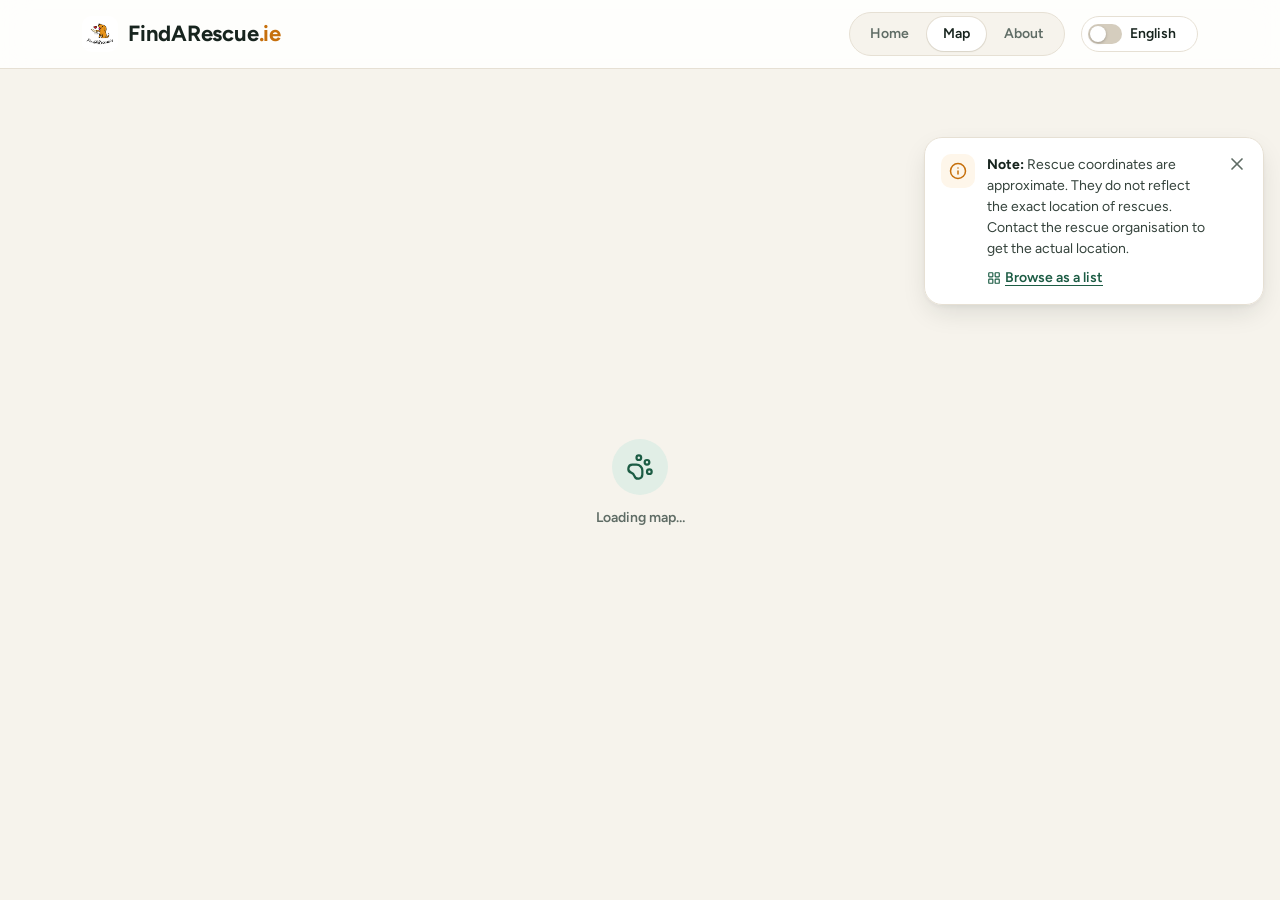
<file: public_html/map.html>
<!DOCTYPE html>
<html lang="en">
<head>
  <meta charset="UTF-8">
  <meta name="viewport" content="width=device-width, initial-scale=1.0">
  <meta name="description" content="Interactive map of animal rescues, pounds, SPCAs and sanctuaries across all 32 Irish counties.">
  <meta name="theme-color" content="#0E3326">

  <meta property="og:title" content="Animal Rescue Map Ireland | FindARescue.ie">
  <meta property="og:description" content="Find animal rescues across all 32 Irish counties.">
  <meta property="og:image" content="https://findarescue.ie/images/FAR_logo3.png">
  <meta property="og:url" content="https://findarescue.ie/map.html">
  <meta property="og:type" content="website">

  <title>Animal Rescue Map Ireland | FindARescue.ie</title>
  <link rel="canonical" href="https://findarescue.ie/map.html">
  <link rel="preconnect" href="https://fonts.googleapis.com">
  <link rel="preconnect" href="https://fonts.gstatic.com" crossorigin>
  <link rel="stylesheet" href="https://fonts.googleapis.com/css2?family=Figtree:wght@400;500;600;700;800&amp;display=swap">
  <link rel="icon" type="image/x-icon" href="images/icon.png">
  <link rel="stylesheet" href="style.css">
  <script src="translations.js"></script>

  <!-- Google tag (gtag.js) -->
  <script async src="https://www.googletagmanager.com/gtag/js?id=G-HE9ERV2XF4"></script>
  <script>
    window.dataLayer = window.dataLayer || [];
    function gtag(){dataLayer.push(arguments);}
    gtag('js', new Date());
    gtag('config', 'G-HE9ERV2XF4');
  </script>

  <script type="application/ld+json">
  {
      "@context": "https://schema.org",
      "@type": ["WebSite", "Organization"],
      "name": "FindARescue.ie",
      "url": "https://findarescue.ie",
      "description": "Ireland's most comprehensive database of animal rescue organisations, shelters, and welfare groups.",
      "logo": "https://findarescue.ie/images/FAR_logo3.png",
      "email": "info@findarescue.ie",
      "sameAs": [
          "https://www.instagram.com/findarescue.ie/"
          ],
          "potentialAction": {
              "@type": "SearchAction",
              "target": {
                  "@type": "EntryPoint",
                  "urlTemplate": "https://findarescue.ie/?search={search_term_string}"
              },
              "query-input": "required name=search_term_string"
          }
  }
  </script>

  <script type="application/ld+json">
  {
      "@context": "https://schema.org",
      "@type": "BreadcrumbList",
      "itemListElement": [
          { "@type": "ListItem", "position": 1, "name": "Home", "item": "https://findarescue.ie/" },
          { "@type": "ListItem", "position": 2, "name": "Map", "item": "https://findarescue.ie/map.html" }
      ]
  }
  </script>
</head>
<body class="map-page">

<!-- Navigation: shared. Keep identical in index.html, about.html and map.html (only the "active" link differs). -->
<header class="nav-header">
  <div class="nav-container">
    <a href="index.html" class="brand" aria-label="FindARescue.ie home">
      <img src="images/FAR_logo3.webp" data-src-en="images/FAR_logo3.webp" data-src-ga="images/FAR_logo3_ga.webp" alt="" width="36" height="36">
      <span class="site-title">FindARescue<span class="tld">.ie</span></span>
    </a>
    <nav aria-label="Main">
      <ul class="nav-tabs">
        <li><a href="index.html" data-i18n="navHome">Home</a></li>
        <li><a href="map.html" class="active" aria-current="page" data-i18n="navMap">Map</a></li>
        <li><a href="about.html" data-i18n="navAbout">About</a></li>
      </ul>
    </nav>
    <button type="button" class="lang-switch" id="langToggle" onclick="toggleLang()" role="switch" aria-checked="false" aria-label="Switch to Irish">
      <span class="lang-switch-track"><span class="lang-switch-thumb"></span></span>
      <span class="lang-switch-label">English</span>
    </button>
  </div>
</header>

<main class="map-main">
  <h1 class="visually-hidden" data-i18n="mapTitle">Rescue map</h1>

  <!-- Branded loading state: sits behind the map and shows until it paints -->
  <div class="map-loading" id="mapLoading" aria-hidden="true">
    <span class="map-loading-icon"><svg class="icon"><use href="icons.svg#i-paw"/></svg></span>
    <span data-i18n="mapLoading">Loading map…</span>
  </div>

  <div class="map-container">
    <iframe
      src="https://www.google.com/maps/d/embed?mid=1wC0Dx4KNfyGfaCO0oU62wQJZM41yb1w&amp;ehbc=0E3326&amp;noprof=1"
      title="Map of animal rescues in Ireland"
      onload="document.getElementById('mapLoading').hidden = true"
      allowfullscreen>
    </iframe>
  </div>

  <!-- Location accuracy note (dismissible) -->
  <aside class="map-note" id="mapNote" role="note">
    <span class="map-note-icon"><svg class="icon" aria-hidden="true"><use href="icons.svg#i-info"/></svg></span>
    <div class="map-note-body">
      <strong data-i18n="overlayNote">Note:</strong>
      <span data-i18n="overlayText">Rescue coordinates are approximate. They do not reflect the exact location of rescues. Contact the rescue organisation to get the actual location.</span>
      <div class="map-note-actions">
        <a href="index.html">
          <svg class="icon" aria-hidden="true"><use href="icons.svg#i-all"/></svg>
          <span data-i18n="mapBrowseList">Browse as a list</span>
        </a>
      </div>
    </div>
    <button type="button" class="icon-btn" onclick="document.getElementById('mapNote').hidden = true" data-i18n-aria="mapDismiss" aria-label="Dismiss">
      <svg class="icon" aria-hidden="true"><use href="icons.svg#i-x"/></svg>
    </button>
  </aside>
</main>

</body>
</html>
</file>
<file: public_html/style.css>
/* ==========================================================================
   FindARescue.ie — Stylesheet (2026 redesign)
   Shared by index.html, map.html and about.html.

   Contents
   1. Design tokens        6. Directory (categories, results, cards)
   2. Reset & base         7. Footer
   3. Utilities & buttons  8. Dialog
   4. Navigation           9. Map page
   5. Hero + search       10. About page
                          11. Motion & responsive

   Conventions
   - Every colour, size and radius comes from a token in section 1. Add a
     token rather than a literal value.
   - One font family (Figtree) site-wide, set once on <body>. Headings get
     their hierarchy from weight (700) and size tokens, not a second family.
   - Breakpoints: 900px (layout stacks), 720px (compact nav, 1-col cards),
     640px (phone: bottom sheet, stacked search), 380px (very small).
     All responsive overrides live in section 11.
   ========================================================================== */

/* ==========================================================================
   1. Design tokens
   ========================================================================== */
:root {
  /* Brand — deep Irish green, warm amber taken from the logo dog */
  --green-950: #0B2A1F;
  --green-900: #0E3326;
  --green-800: #154634;
  --green-700: #1C5C44;
  --green-600: #237453;
  --green-200: #BFD9C9;
  --green-100: #E1EEE6;
  --green-50:  #F1F7F3;

  --amber-600: #C66F0B;
  --amber-500: #EB931A;
  --amber-400: #F4AC45;
  --amber-100: #FCE9CF;
  --amber-50:  #FEF6EA;
  --amber-ink: #8A4B05;


  /* Neutrals — warm, paper-like */
  --bg:          #F6F3EC;
  --surface:     #FFFFFF;
  --surface-2:   #FBF9F5;
  --ink:         #17241E;
  --ink-2:       #34423B;
  --muted:       #5F6C65;
  --subtle:      #6E7872;
  --line:        #E6E0D4;
  --line-strong: #D5CDBE;

  /* Semantic */
  --primary:        var(--green-700);
  --primary-hover:  var(--green-800);
  --accent:         var(--amber-500);
  --accent-hover:   var(--amber-600);
  --focus-ring:     0 0 0 3px rgba(235, 147, 26, .55);

  /* Text on the dark green bands (hero, footer) */
  --on-dark:        #FFFFFF;
  --on-dark-text:   #C5D6CC;
  --on-dark-muted:  #A9BEB2;
  --on-dark-subtle: #93AA9D;

  /* Card link hover colours: website = black, socials = their brand colour */
  --brand-website:   #000000;
  --brand-facebook:  #1877F2;
  --brand-instagram: #E4405F;

  /* Disabled / unavailable */
  --disabled: #C3C8C5;

  /* Location tag palette — one colour per province, blue for counties,
     teal for "National". Picked by tagColorClass() in app.js. */
  --tag-blue-bg:   #EAF1F8; --tag-blue-text:   #2B5B86;
  --tag-orange-bg: #FCEEE2; --tag-orange-text: #9A4A12;
  --tag-yellow-bg: #FBF3D6; --tag-yellow-text: #7D5E00;
  --tag-purple-bg: #F1EAF8; --tag-purple-text: #63368C;
  --tag-teal-bg:   #E0F3EF; --tag-teal-text:   #11675A;
  --tag-coral-bg:  #FCE9E6; --tag-coral-text:  #A63E33;

  /* Typography */
  --font: "Figtree", system-ui, -apple-system, "Segoe UI", Roboto, sans-serif;

  --text-xs:   0.75rem;
  --text-sm:   0.875rem;
  --text-base: 1rem;
  --text-md:   1.125rem;
  --text-lg:   1.375rem;
  --text-xl:   clamp(1.6rem, 1.2rem + 1.4vw, 2.1rem);
  --text-2xl:  clamp(2.2rem, 1.4rem + 3.2vw, 3.6rem);

  /* Spacing (4px scale) */
  --s-1: 0.25rem; --s-2: 0.5rem;  --s-3: 0.75rem; --s-4: 1rem;
  --s-5: 1.25rem; --s-6: 1.5rem;  --s-8: 2rem;    --s-10: 2.5rem;
  --s-12: 3rem;   --s-16: 4rem;   --s-20: 5rem;

  /* Shape */
  --r-sm: 8px;
  --r-md: 12px;
  --r-lg: 18px;
  --r-xl: 26px;
  --r-pill: 999px;

  /* Elevation — soft, warm-tinted */
  --shadow-xs: 0 1px 2px rgba(23, 36, 30, .06);
  --shadow-sm: 0 1px 2px rgba(23, 36, 30, .05), 0 2px 8px rgba(23, 36, 30, .05);
  --shadow-md: 0 2px 4px rgba(23, 36, 30, .04), 0 10px 28px -6px rgba(23, 36, 30, .14);
  --shadow-lg: 0 4px 10px rgba(23, 36, 30, .06), 0 28px 60px -12px rgba(11, 42, 31, .32);

  /* Motion */
  --ease: cubic-bezier(.2, .7, .2, 1);
  --t-fast: 150ms var(--ease);
  --t-base: 250ms var(--ease);
  --t-slow: 1.2s cubic-bezier(.4, 0, .2, 1);

  --container: 1180px;
  --nav-h: 68px;
}

/* ==========================================================================
   2. Reset & base
   ========================================================================== */
*, *::before, *::after { box-sizing: border-box; }
* { margin: 0; padding: 0; }

html {
  -webkit-text-size-adjust: 100%;
  scroll-padding-top: calc(var(--nav-h) + 16px);
}

body {
  font-family: var(--font);
  font-size: var(--text-base);
  line-height: 1.6;
  color: var(--ink-2);
  background: var(--bg);
  -webkit-font-smoothing: antialiased;
  -moz-osx-font-smoothing: grayscale;
  text-rendering: optimizeLegibility;
  min-height: 100vh;
  display: flex;
  flex-direction: column;
}
main { flex: 1 0 auto; }

img, svg { display: block; max-width: 100%; }
button, input, select { font: inherit; color: inherit; }
button { cursor: pointer; background: none; border: 0; }
a { color: var(--primary); text-decoration-thickness: 1px; text-underline-offset: 3px; }
a:hover { color: var(--primary-hover); }

h1, h2, h3 { color: var(--ink); line-height: 1.15; font-weight: 600; }
ul { list-style: none; }

:focus-visible {
  outline: none;
  box-shadow: var(--focus-ring);
  border-radius: var(--r-sm);
}

::selection { background: var(--amber-100); color: var(--ink); }

/* ==========================================================================
   3. Utilities & buttons
   ========================================================================== */
.container {
  width: 100%;
  max-width: var(--container);
  margin-inline: auto;
  padding-inline: clamp(16px, 4vw, 32px);
}

.visually-hidden {
  position: absolute !important;
  width: 1px; height: 1px;
  overflow: hidden;
  clip: rect(0 0 0 0);
  clip-path: inset(50%);
  white-space: nowrap;
}

.skip-link {
  position: absolute;
  left: 16px; top: -60px;
  z-index: 200;
  padding: var(--s-2) var(--s-4);
  background: var(--ink);
  color: var(--on-dark);
  border-radius: var(--r-sm);
  font-weight: 600;
  transition: top var(--t-fast);
}
.skip-link:focus { top: 12px; color: var(--on-dark); }

.icon {
  width: 1.15em;
  height: 1.15em;
  flex-shrink: 0;
  fill: none;
  stroke: currentColor;
  stroke-width: 2;
  stroke-linecap: round;
  stroke-linejoin: round;
}


.btn {
  display: inline-flex;
  align-items: center;
  justify-content: center;
  gap: var(--s-2);
  min-height: 44px;
  padding: 0 var(--s-5);
  border-radius: var(--r-pill);
  font-weight: 600;
  font-size: var(--text-sm);
  text-decoration: none;
  white-space: nowrap;
  border: 1.5px solid transparent;
  transition: background-color var(--t-fast), color var(--t-fast), border-color var(--t-fast), transform var(--t-fast), box-shadow var(--t-fast);
}
.btn:active { transform: translateY(1px); }
.btn-primary { background: var(--primary); color: var(--on-dark); }
.btn-primary:hover { background: var(--primary-hover); color: var(--on-dark); }
.btn-accent { background: var(--accent); color: var(--green-950); }
.btn-accent:hover { background: var(--amber-400); color: var(--green-950); }
.btn-secondary { background: var(--surface); color: var(--ink); border-color: var(--line-strong); }
.btn-secondary:hover { border-color: var(--ink); color: var(--ink); }
.btn-ghost { color: var(--muted); }
.btn-ghost:hover { color: var(--ink); background: var(--surface-2); }
.btn-row { display: flex; flex-wrap: wrap; gap: var(--s-3); }

.link-btn {
  display: inline-flex;
  align-items: center;
  gap: 6px;
  padding: 2px 0;
  color: var(--primary);
  font-weight: 600;
  font-size: inherit;
  text-decoration: underline;
  text-decoration-thickness: 1px;
  text-underline-offset: 3px;
}
.link-btn:hover { color: var(--primary-hover); }

.icon-btn {
  display: inline-grid;
  place-items: center;
  width: 40px; height: 40px;
  border-radius: 50%;
  color: var(--muted);
  transition: background-color var(--t-fast), color var(--t-fast);
}
.icon-btn:hover { background: var(--surface-2); color: var(--ink); }
.icon-btn .icon { width: 20px; height: 20px; }

/* ==========================================================================
   4. Navigation
   ========================================================================== */
.nav-header {
  position: sticky;
  top: 0;
  z-index: 50;
  background: rgba(255, 255, 255, .86);
  -webkit-backdrop-filter: saturate(1.6) blur(14px);
  backdrop-filter: saturate(1.6) blur(14px);
  border-bottom: 1px solid var(--line);
}

.nav-container {
  max-width: var(--container);
  height: var(--nav-h);
  margin: 0 auto;
  padding-inline: clamp(12px, 4vw, 32px);
  display: flex;
  align-items: center;
  gap: var(--s-4);
}

.brand {
  display: inline-flex;
  align-items: center;
  gap: 10px;
  text-decoration: none;
  color: var(--ink);
  margin-right: auto;
  border-radius: var(--r-sm);
}
.brand:hover { color: var(--ink); }
.brand img {
  width: 36px; height: 36px;
  object-fit: contain;
  border-radius: 10px;
  background: var(--surface);
}
.site-title {
  font-size: var(--text-lg);
  font-weight: 700;
  letter-spacing: -.01em;
}
.site-title .tld { color: var(--accent-hover); }

.nav-tabs {
  display: flex;
  gap: 2px;
  padding: 4px;
  background: var(--bg);
  border: 1px solid var(--line);
  border-radius: var(--r-pill);
}
.nav-tabs a {
  display: block;
  padding: 6px 16px;
  border-radius: var(--r-pill);
  color: var(--muted);
  font-size: var(--text-sm);
  font-weight: 600;
  text-decoration: none;
  white-space: nowrap;
  transition: color var(--t-fast), background-color var(--t-fast), box-shadow var(--t-fast);
}
.nav-tabs a:hover { color: var(--ink); }
.nav-tabs a.active {
  color: var(--ink);
  background: var(--surface);
  box-shadow: var(--shadow-xs), 0 0 0 1px var(--line);
}

/* Language switch — pill toggle with sliding thumb + text label.
   Class names are driven by translations.js — keep them. */
.lang-switch {
  flex-shrink: 0;
  display: inline-flex;
  align-items: center;
  gap: 8px;
  padding: 6px 12px 6px 6px;
  border-radius: var(--r-pill);
  border: 1px solid var(--line);
  background: var(--surface);
  font-size: var(--text-sm);
  font-weight: 600;
  color: var(--ink);
  transition: border-color var(--t-fast);
}
.lang-switch:hover { border-color: var(--line-strong); }
.lang-switch-track {
  position: relative;
  width: 34px; height: 20px;
  border-radius: var(--r-pill);
  background: var(--line-strong);
  transition: background-color var(--t-base);
}
.lang-switch-thumb {
  position: absolute;
  top: 2px; left: 2px;
  width: 16px; height: 16px;
  border-radius: 50%;
  background: var(--surface);
  box-shadow: 0 1px 3px rgba(0, 0, 0, .25);
  transition: transform var(--t-base);
}
.lang-switch-label { min-width: 3.9em; text-align: left; }
.lang-switch.is-ga .lang-switch-track { background: var(--green-600); }
.lang-switch.is-ga .lang-switch-thumb { transform: translateX(14px); }

/* ==========================================================================
   5. Hero + search
   ========================================================================== */
.hero {
  position: relative;
  color: var(--on-dark-text);
  background:
    radial-gradient(800px 420px at 90% -20%, rgba(235, 147, 26, .14), transparent 60%),
    var(--green-900);
  padding: clamp(40px, 6vw, 72px) 0 clamp(40px, 6vw, 72px);
}
/* Positioned without a z-index on purpose: a stacking context here would
   trap the mobile location bottom sheet underneath its own backdrop. */
.hero > .container { position: relative; }
.hero-grid {
  display: grid;
  grid-template-columns: minmax(0, 1.25fr) minmax(0, .9fr);
  gap: clamp(32px, 5vw, 72px);
  align-items: center;
}

.hero-title {
  margin-top: var(--s-3);
  font-size: var(--text-2xl);
  font-weight: 700;
  letter-spacing: -.02em;
  line-height: 1.04;
  color: var(--on-dark);
  text-wrap: balance;
}
.hero-lede {
  margin-top: var(--s-4);
  max-width: 34em;
  font-size: var(--text-md);
  color: var(--on-dark-text);
}

/* Search panel */
.search-panel {
  position: relative; /* positioning context for the location panel */
  margin-top: var(--s-8);
  display: flex;
  gap: 6px;
  padding: 6px;
  background: var(--surface);
  border-radius: var(--r-lg);
  box-shadow: var(--shadow-lg);
  color: var(--ink);
}

.search-field {
  position: relative;
  flex: 1;
  display: flex;
  align-items: center;
  min-width: 0;
}
.search-icon {
  position: absolute;
  left: 16px;
  width: 20px; height: 20px;
  color: var(--subtle);
  pointer-events: none;
}
#search {
  width: 100%;
  height: 52px;
  padding: 0 44px 0 48px;
  border: 0;
  border-radius: var(--r-md);
  background: transparent;
  font-size: var(--text-base);
  color: var(--ink);
  outline: none;
  -webkit-appearance: none;
  appearance: none;
}
#search::placeholder { color: var(--subtle); }
#search::-webkit-search-cancel-button { display: none; }
.search-field:focus-within { box-shadow: inset 0 0 0 2px var(--green-200); border-radius: var(--r-md); }

.search-clear {
  position: absolute;
  right: 8px;
  display: grid;
  place-items: center;
  width: 32px; height: 32px;
  border-radius: 50%;
  color: var(--muted);
  background: var(--bg);
  transition: background-color var(--t-fast);
}
.search-clear:hover { background: var(--line); color: var(--ink); }
.search-clear[hidden] { display: none; }
.search-clear .icon { width: 16px; height: 16px; }

/* Location filter trigger */
.location-trigger {
  display: inline-flex;
  align-items: center;
  gap: 8px;
  height: 52px;
  padding: 0 16px;
  border-radius: var(--r-md);
  background: var(--bg);
  color: var(--ink);
  font-weight: 600;
  font-size: var(--text-sm);
  white-space: nowrap;
  transition: background-color var(--t-fast), color var(--t-fast);
}
.location-trigger:hover { background: var(--line); }
.location-trigger > .icon:first-child { color: var(--primary); }
.location-trigger.has-value { background: var(--green-100); color: var(--green-800); }
.location-trigger .chevron { width: 16px; height: 16px; color: var(--muted); transition: transform var(--t-base); }
.location-trigger[aria-expanded="true"] .chevron { transform: rotate(180deg); }

.count-badge {
  display: inline-flex;
  align-items: center;
  justify-content: center;
  min-width: 22px; height: 22px;
  padding: 0 6px;
  border-radius: var(--r-pill);
  background: var(--primary);
  color: var(--on-dark);
  font-size: var(--text-xs);
  font-weight: 700;
}

/* Location panel — dropdown on desktop, bottom sheet on mobile */
.location-panel {
  position: absolute;
  top: calc(100% + 8px);
  left: 0; right: 0;
  z-index: 40;
  display: flex;
  flex-direction: column;
  max-height: min(560px, 70vh);
  background: var(--surface);
  border: 1px solid var(--line);
  border-radius: var(--r-lg);
  box-shadow: var(--shadow-lg);
  color: var(--ink-2);
  opacity: 0;
  visibility: hidden;
  transform: translateY(-6px);
  transition: opacity var(--t-fast), transform var(--t-fast), visibility 0s linear 150ms;
}
.location-panel.open {
  opacity: 1;
  visibility: visible;
  transform: none;
  transition: opacity var(--t-fast), transform var(--t-fast), visibility 0s;
}

.location-panel-head {
  display: none; /* shown in bottom-sheet mode */
  align-items: center;
  justify-content: space-between;
  padding: 12px 12px 4px 20px;
}
.location-panel-title { font-size: var(--text-lg); color: var(--ink); font-weight: 700; }

.location-panel-list {
  flex: 1;
  overflow-y: auto;
  overscroll-behavior: contain;
  padding: var(--s-4) var(--s-5);
  display: grid;
  grid-template-columns: repeat(2, minmax(0, 1fr));
  gap: var(--s-5) var(--s-6);
}
.province-group { border: 0; min-width: 0; }
.province-row {
  display: flex;
  align-items: center;
  gap: 10px;
  padding: 6px 8px;
  margin: 0 -8px 4px;
  border-radius: var(--r-sm);
  font-weight: 700;
  color: var(--ink);
  cursor: pointer;
  border-bottom: 1px solid var(--line);
  border-radius: var(--r-sm) var(--r-sm) 0 0;
}
.county-grid {
  display: grid;
  grid-template-columns: repeat(2, minmax(0, 1fr));
  gap: 0 var(--s-2);
}
.county-row {
  display: flex;
  align-items: center;
  gap: 10px;
  padding: 5px 8px;
  margin-inline: -8px;
  border-radius: var(--r-sm);
  font-size: var(--text-sm);
  cursor: pointer;
  transition: background-color var(--t-fast);
}
.county-row:hover, .province-row:hover { background: var(--surface-2); }

.location-panel input[type="checkbox"] {
  appearance: none;
  -webkit-appearance: none;
  flex-shrink: 0;
  width: 18px; height: 18px;
  border: 1.5px solid var(--line-strong);
  border-radius: 5px;
  background: var(--surface) center / 12px no-repeat;
  cursor: pointer;
  transition: background-color var(--t-fast), border-color var(--t-fast);
}
.location-panel input[type="checkbox"]:hover { border-color: var(--primary); }
.location-panel input[type="checkbox"]:checked {
  background-color: var(--primary);
  border-color: var(--primary);
  background-image: url("data:image/svg+xml,%3Csvg xmlns='http://www.w3.org/2000/svg' viewBox='0 0 24 24' fill='none' stroke='white' stroke-width='3.5' stroke-linecap='round' stroke-linejoin='round'%3E%3Cpath d='M20 6 9 17l-5-5'/%3E%3C/svg%3E");
}
.location-panel input[type="checkbox"]:indeterminate {
  background-color: var(--primary);
  border-color: var(--primary);
  background-image: url("data:image/svg+xml,%3Csvg xmlns='http://www.w3.org/2000/svg' viewBox='0 0 24 24' fill='none' stroke='white' stroke-width='3.5' stroke-linecap='round'%3E%3Cpath d='M6 12h12'/%3E%3C/svg%3E");
}
.location-panel input[type="checkbox"]:focus-visible { box-shadow: var(--focus-ring); }

.location-panel-footer {
  display: flex;
  justify-content: space-between;
  gap: var(--s-3);
  padding: var(--s-3) var(--s-4);
  border-top: 1px solid var(--line);
  background: var(--surface-2);
  border-radius: 0 0 var(--r-lg) var(--r-lg);
}

.hero-trust {
  display: flex;
  flex-wrap: wrap;
  align-items: center;
  gap: 6px 8px;
  margin-top: var(--s-4);
  font-size: var(--text-sm);
  color: var(--on-dark-muted);
}
.hero-trust .icon { color: var(--amber-400); width: 16px; height: 16px; }
.hero-trust .link-btn { color: var(--on-dark); text-decoration-color: rgba(255, 255, 255, .4); }
.hero-trust .link-btn:hover { text-decoration-color: var(--on-dark); }
.hero-trust .link-btn:hover { text-decoration-color: var(--on-dark); }

/* Hero art — just the logo */
.hero-art {
  justify-self: center;
  width: min(100%, 400px);
}
.hero-logo-card {
  aspect-ratio: 1 / .86;
  display: grid;
  place-items: center;
  padding: 13% 11%;
  overflow: hidden;
  background: var(--surface);
  border-radius: 40% 60% 55% 45% / 50% 45% 55% 50%;
  box-shadow: var(--shadow-lg), 0 0 0 10px rgba(255, 255, 255, .06), 0 0 0 22px rgba(255, 255, 255, .03);
}
.hero-logo-card img { width: 100%; height: auto; }

/* ==========================================================================
   6. Directory
   ========================================================================== */
.directory { padding: var(--s-8) 0 var(--s-16); }

.directory-toolbar { margin-bottom: var(--s-6); }

.category-scroller {
  margin-inline: calc(clamp(16px, 4vw, 32px) * -1);
  padding-inline: clamp(16px, 4vw, 32px);
  overflow-x: auto;
  scrollbar-width: none;
  -webkit-overflow-scrolling: touch;
}
.category-scroller::-webkit-scrollbar { display: none; }

.category-pills { display: flex; gap: var(--s-2); width: max-content; padding: 2px; }

.category-pill {
  display: inline-flex;
  align-items: center;
  gap: 8px;
  height: 44px;
  padding: 0 16px 0 12px;
  border-radius: var(--r-pill);
  background: var(--surface);
  border: 1px solid var(--line);
  color: var(--ink-2);
  font-weight: 600;
  font-size: var(--text-sm);
  white-space: nowrap;
  box-shadow: var(--shadow-xs);
  transition: background-color var(--t-fast), border-color var(--t-fast), color var(--t-fast), box-shadow var(--t-fast);
}
.category-pill .icon { width: 20px; height: 20px; color: var(--primary); stroke-width: 1.75; transition: color var(--t-fast); }
.category-pill:hover { border-color: var(--line-strong); box-shadow: var(--shadow-sm); }
.category-pill[aria-pressed="true"] {
  background: var(--green-900);
  border-color: var(--green-900);
  color: var(--on-dark);
}
.category-pill[aria-pressed="true"] .icon { color: var(--amber-400); }
.results-meta {
  display: flex;
  flex-wrap: wrap;
  align-items: center;
  gap: var(--s-2) var(--s-4);
  margin-top: var(--s-5);
  min-height: 32px;
}
.results-count {
  font-size: var(--text-sm);
  font-weight: 600;
  color: var(--muted);
}
.reset-button { font-size: var(--text-sm); }
.reset-button[hidden] { display: none; }
.reset-button .icon { width: 15px; height: 15px; }

.chip-row { display: flex; flex-wrap: wrap; gap: 6px; }
.chip-row:empty { display: none; }

/* Tags (shared) */
.tag {
  display: inline-flex;
  align-items: center;
  gap: 4px;
  padding: 2px 9px;
  border-radius: var(--r-pill);
  font-size: var(--text-xs);
  font-weight: 600;
  line-height: 1.6;
  white-space: nowrap;
}
.tag-blue   { background: var(--tag-blue-bg);   color: var(--tag-blue-text); }
.tag-orange { background: var(--tag-orange-bg); color: var(--tag-orange-text); }
.tag-yellow { background: var(--tag-yellow-bg); color: var(--tag-yellow-text); }
.tag-purple { background: var(--tag-purple-bg); color: var(--tag-purple-text); }
.tag-teal   { background: var(--tag-teal-bg);   color: var(--tag-teal-text); }
.tag-coral  { background: var(--tag-coral-bg);  color: var(--tag-coral-text); }
.tag.selected { box-shadow: inset 0 0 0 1.5px currentColor; }

.tag.location-chip { padding: 4px 4px 4px 12px; font-size: var(--text-sm); }
.tag-remove {
  display: grid;
  place-items: center;
  width: 22px; height: 22px;
  border-radius: 50%;
  color: inherit;
  opacity: .7;
  transition: opacity var(--t-fast), background-color var(--t-fast);
}
.tag-remove:hover { opacity: 1; background: rgba(0, 0, 0, .07); }
.tag-remove .icon { width: 13px; height: 13px; stroke-width: 2.5; }

/* Results grid */
.grid {
  display: grid;
  grid-template-columns: repeat(auto-fill, minmax(min(330px, 100%), 1fr));
  gap: var(--s-5);
  outline: none;
}

/* Card */
.card {
  position: relative;
  min-width: 0;
  display: flex;
  flex-direction: column;
  gap: var(--s-3);
  padding: var(--s-5);
  background: var(--surface);
  border: 1px solid var(--line);
  border-radius: var(--r-lg);
  box-shadow: var(--shadow-xs);
  transition: border-color var(--t-base), box-shadow var(--t-base), transform var(--t-base);
}
@media (hover: hover) {
  .card:hover {
    border-color: var(--line-strong);
    box-shadow: var(--shadow-md);
    transform: translateY(-2px);
  }
}
.card:focus-within { border-color: var(--green-200); }

.card-head { display: flex; align-items: flex-start; gap: var(--s-4); }

.card-logo {
  position: relative;
  flex-shrink: 0;
  width: 64px; height: 64px;
  display: grid;
  place-items: center;
  overflow: hidden;
  background: var(--surface);
  border: 1px solid var(--line);
  border-radius: var(--r-md);
}
.card-logo img { width: 100%; height: 100%; object-fit: contain; padding: 4px; }
.card-logo.is-fallback {
  background: linear-gradient(145deg, var(--green-100), var(--amber-50));
  border-color: transparent;
}
.card-logo.is-fallback::after {
  content: attr(data-initials);
  font-size: var(--text-lg);
  font-weight: 700;
  color: var(--green-700);
}

.card-heading { flex: 1; min-width: 0; padding-top: 2px; }
.card-title {
  font-size: var(--text-md);
  font-weight: 700;
  line-height: 1.22;
  letter-spacing: -.01em;
}
.card-main-link { color: var(--ink); text-decoration: none; border-radius: 4px; }
.card-main-link:hover { color: var(--primary); }
/* Stretched link — the whole card opens the rescue's page */
.card-main-link::after {
  content: "";
  position: absolute;
  inset: 0;
  border-radius: var(--r-lg);
}
.card-main-link:focus-visible { box-shadow: none; }
.card-main-link:focus-visible::after { box-shadow: var(--focus-ring); }

.card-cats {
  display: flex;
  gap: 4px;
  flex-shrink: 0;
}
.card-cat {
  position: relative;
  z-index: 1;
  display: grid;
  place-items: center;
  width: 30px; height: 30px;
  border-radius: 50%;
  background: var(--green-50);
  color: var(--green-700);
}
.card-cat .icon { width: 17px; height: 17px; stroke-width: 1.75; }
.card-cat-more { font-size: var(--text-xs); font-weight: 700; color: var(--green-700); }

.card-badges { display: flex; flex-wrap: wrap; gap: 6px; }
.badge {
  position: relative;
  z-index: 1;
  display: inline-flex;
  align-items: center;
  gap: 6px;
  max-width: 100%;
  padding: 3px 10px 3px 7px;
  border-radius: var(--r-pill);
  font-size: var(--text-xs);
  font-weight: 600;
  line-height: 1.5;
  cursor: help;
}
.badge .icon { width: 15px; height: 15px; }

/* Registered-charity tick, shown after the rescue's name */
.charity-tick {
  position: relative;
  z-index: 2; /* above the card's stretched link */
  display: inline-flex;
  align-items: center;
  justify-content: center;
  width: 24px; height: 24px;
  margin: -4px 0 -4px 2px;
  padding: 0;
  vertical-align: middle;
  border: 0;
  border-radius: 50%;
  background: none;
  color: var(--green-700);
  cursor: help;
}
.charity-tick .icon { width: 19px; height: 19px; }
.charity-tick:focus-visible { outline: none; box-shadow: var(--focus-ring); }
.charity-tip {
  position: fixed;
  z-index: 200;
  max-width: min(260px, calc(100vw - 16px));
  padding: 6px 10px;
  border-radius: var(--r-sm);
  background: var(--green-900);
  color: var(--on-dark);
  font-size: var(--text-xs);
  font-weight: 600;
  line-height: 1.4;
  box-shadow: var(--shadow-md);
  pointer-events: none;
}
.charity-tip[hidden] { display: none; }
.badge-warn { background: var(--amber-50); color: var(--amber-ink); box-shadow: inset 0 0 0 1px var(--amber-100); }

.card-desc {
  font-size: var(--text-sm);
  line-height: 1.6;
  color: var(--muted);
}
.card.is-inactive .card-logo img { filter: grayscale(1); opacity: .75; }

.tags-container {
  display: flex;
  flex-wrap: wrap;
  align-items: center;
  gap: 6px;
}
.tags-icon { width: 15px; height: 15px; color: var(--subtle); }

.card-links {
  position: relative;
  z-index: 1;
  display: flex;
  flex-wrap: wrap;
  gap: 6px;
  margin-top: auto;
  padding-top: var(--s-3);
  border-top: 1px dashed var(--line); /* separates the links from the card content */
}
.card-action {
  display: inline-flex;
  align-items: center;
  justify-content: center;
  gap: 6px;
  height: 38px;
  padding: 0 12px;
  border-radius: var(--r-pill);
  border: 1px solid var(--line);
  background: var(--surface);
  color: var(--ink-2);
  font-size: var(--text-sm);
  font-weight: 600;
  text-decoration: none;
  transition: background-color var(--t-fast), border-color var(--t-fast), color var(--t-fast);
}
.card-action .icon { width: 17px; height: 17px; }
.card-action.is-icon { width: 38px; padding: 0; }
/* Hover colours only apply to real links (<a>), never to unavailable ones */
a.card-action.website-link:hover   { color: var(--brand-website); border-color: var(--brand-website); }
a.card-action.facebook-link:hover  { color: var(--brand-facebook); border-color: var(--brand-facebook); }
a.card-action.instagram-link:hover { color: var(--brand-instagram); border-color: var(--brand-instagram); }
.card-action.is-unavailable {
  color: var(--disabled);
  background: var(--surface-2);
  border-color: var(--line);
  border-style: dashed;
  cursor: not-allowed;
}

/* Empty state */
.empty-state {
  grid-column: 1 / -1;
  display: flex;
  flex-direction: column;
  align-items: center;
  text-align: center;
  gap: var(--s-3);
  padding: var(--s-16) var(--s-6);
  background: var(--surface);
  border: 1px dashed var(--line-strong);
  border-radius: var(--r-xl);
}
.empty-icon {
  display: grid;
  place-items: center;
  width: 64px; height: 64px;
  border-radius: 50%;
  background: var(--amber-50);
  color: var(--amber-600);
}
.empty-icon .icon { width: 30px; height: 30px; stroke-width: 1.75; }
.empty-state h2 { font-size: var(--text-lg); font-weight: 700; }
.empty-state p { max-width: 32em; color: var(--muted); margin-bottom: var(--s-2); }


/* ==========================================================================
   7. Footer
   ========================================================================== */
.site-footer {
  flex-shrink: 0;
  background: var(--green-950);
  color: var(--on-dark-subtle);
  font-size: var(--text-sm);
  padding: var(--s-12) 0 var(--s-6);
}
.footer-grid {
  display: grid;
  grid-template-columns: minmax(0, 2fr) repeat(2, minmax(0, 1fr));
  gap: var(--s-8);
}
.brand-light { color: var(--on-dark); margin-bottom: var(--s-3); }
.brand-light:hover { color: var(--on-dark); }
.brand-light .site-title .tld { color: var(--amber-400); }
.footer-brand p { max-width: 30em; }
.footer-values { margin-top: var(--s-2); color: var(--amber-400); font-weight: 600; }
.footer-col { display: flex; flex-direction: column; align-items: flex-start; gap: var(--s-2); }
.footer-col h2 {
  font-size: var(--text-xs);
  letter-spacing: .12em;
  text-transform: uppercase;
  color: var(--on-dark);
  margin-bottom: var(--s-1);
}
.footer-col a, .footer-col .link-btn {
  color: var(--on-dark-text);
  text-decoration: none;
  font-weight: 500;
}
.footer-col a:hover, .footer-col .link-btn:hover { color: var(--on-dark); text-decoration: underline; }
.footer-bottom {
  margin-top: var(--s-10);
  padding-top: var(--s-5);
  border-top: 1px solid rgba(255, 255, 255, .1);
  font-size: var(--text-xs);
}

/* ==========================================================================
   8. Dialog (online safety)
   ========================================================================== */
.modal {
  margin: auto;
  width: min(640px, calc(100% - 32px));
  max-height: calc(100dvh - 48px);
  padding: 0;
  border: 0;
  border-radius: var(--r-xl);
  background: var(--surface);
  color: var(--ink-2);
  box-shadow: var(--shadow-lg);
  overscroll-behavior: contain;
}
.modal::backdrop {
  background: rgba(11, 42, 31, .55);
  -webkit-backdrop-filter: blur(4px);
  backdrop-filter: blur(4px);
}
.modal[open] { animation: modal-in 220ms var(--ease); }
@keyframes modal-in { from { opacity: 0; transform: translateY(10px) scale(.98); } }

.modal-box { position: relative; padding: clamp(24px, 5vw, 40px); }
.modal-close { position: absolute; top: 14px; right: 14px; }
.modal-icon {
  display: grid;
  place-items: center;
  width: 48px; height: 48px;
  border-radius: 14px;
  background: var(--green-100);
  color: var(--green-700);
  margin-bottom: var(--s-4);
}
.modal-icon .icon { width: 24px; height: 24px; }
.modal-box h2 {
  font-size: var(--text-xl);
  font-weight: 700;
  margin-bottom: var(--s-3);
  padding-right: 40px;
}
.modal-box p { margin-bottom: var(--s-3); }
.modal-box .check-list { margin: var(--s-4) 0 var(--s-5); }
.modal-callout {
  padding: var(--s-3) var(--s-4);
  background: var(--amber-50);
  border-left: 3px solid var(--accent);
  border-radius: 0 var(--r-sm) var(--r-sm) 0;
  color: var(--amber-ink);
  font-weight: 600;
}
.modal-box .modal-fine { font-size: var(--text-sm); color: var(--muted); margin-bottom: 0; }

/* Shared check / cross lists */
.check-list, .cross-list { display: grid; gap: var(--s-2); }
.check-list li, .cross-list li {
  position: relative;
  padding-left: 32px;
  line-height: 1.5;
}
.check-list li::before, .cross-list li::before {
  content: "";
  position: absolute;
  left: 0; top: 1px;
  width: 22px; height: 22px;
  border-radius: 50%;
  background: var(--green-100) center / 13px no-repeat url("data:image/svg+xml,%3Csvg xmlns='http://www.w3.org/2000/svg' viewBox='0 0 24 24' fill='none' stroke='%231C5C44' stroke-width='3.5' stroke-linecap='round' stroke-linejoin='round'%3E%3Cpath d='M20 6 9 17l-5-5'/%3E%3C/svg%3E");
}
.cross-list li::before {
  background-color: var(--tag-coral-bg);
  background-image: url("data:image/svg+xml,%3Csvg xmlns='http://www.w3.org/2000/svg' viewBox='0 0 24 24' fill='none' stroke='%23A63E33' stroke-width='3.5' stroke-linecap='round'%3E%3Cpath d='M18 6 6 18M6 6l12 12'/%3E%3C/svg%3E");
}

/* ==========================================================================
   9. Map page
   ========================================================================== */
body.map-page { height: 100dvh; min-height: 0; overflow: hidden; }
.map-main { position: relative; flex: 1; min-height: 0; background: var(--bg); }
.map-container { position: absolute; inset: 0; z-index: 1; }
.map-loading {
  position: absolute;
  inset: 0;
  display: flex;
  flex-direction: column;
  align-items: center;
  justify-content: center;
  gap: var(--s-3);
  color: var(--muted);
  font-weight: 600;
  font-size: var(--text-sm);
}
.map-loading-icon {
  display: grid;
  place-items: center;
  width: 56px; height: 56px;
  border-radius: 50%;
  background: var(--green-100);
  color: var(--green-700);
  animation: map-pulse 1.4s ease-in-out infinite;
}
.map-loading-icon .icon { width: 28px; height: 28px; stroke-width: 1.9; }
@keyframes map-pulse { 50% { transform: scale(.9); opacity: .6; } }
.map-container iframe { width: 100%; height: 100%; border: 0; display: block; }

.map-note {
  position: absolute;
  top: 68px;
  right: 16px;
  z-index: 5;
  width: min(340px, calc(100% - 32px));
  display: flex;
  gap: var(--s-3);
  padding: var(--s-4);
  background: rgba(255, 255, 255, .96);
  -webkit-backdrop-filter: blur(10px);
  backdrop-filter: blur(10px);
  border: 1px solid var(--line);
  border-radius: var(--r-lg);
  box-shadow: var(--shadow-md);
  font-size: var(--text-sm);
  color: var(--ink-2);
  line-height: 1.5;
}
.map-note[hidden] { display: none; }
.map-note-icon {
  display: grid;
  place-items: center;
  flex-shrink: 0;
  width: 34px; height: 34px;
  border-radius: 10px;
  background: var(--amber-50);
  color: var(--amber-600);
}
.map-note-icon .icon { width: 18px; height: 18px; }
.map-note strong { color: var(--ink); }
.map-note-body { flex: 1; min-width: 0; }
.map-note-actions { display: flex; flex-wrap: wrap; gap: var(--s-3); margin-top: var(--s-2); }
.map-note-actions a { font-weight: 600; display: inline-flex; align-items: center; gap: 4px; }
.map-note-actions .icon { width: 14px; height: 14px; }
.map-note .icon-btn { width: 32px; height: 32px; margin: -6px -6px 0 0; }

/* ==========================================================================
   10. About page
   One vocabulary shared with the home page: the dark green hero band,
   white cards, amber accents and green buttons. Each story section uses the
   same two-column row: label on the left, content on the right.
   ========================================================================== */
.about-hero { padding-bottom: clamp(48px, 7vw, 88px); }
.about-hero .hero-lede { max-width: 38em; }

.mission-list { display: grid; gap: var(--s-3); margin-top: var(--s-6); }
.mission-list li {
  display: flex;
  align-items: flex-start;
  gap: var(--s-3);
  color: var(--on-dark);
  font-weight: 600;
  font-size: var(--text-md);
  line-height: 1.45;
}
.mission-list .icon {
  width: 34px; height: 34px;
  padding: 7px;
  flex-shrink: 0;
  border-radius: 50%;
  background: rgba(235, 147, 26, .16);
  color: var(--amber-400);
  stroke-width: 1.9;
}
.mission-list li span { padding-top: 5px; }

/* Photo in the same organic blob as the home page logo */
.about-photo { margin: 0; display: grid; justify-items: center; gap: var(--s-3); }
.photo-blob { padding: 0; aspect-ratio: 1 / .92; }
.photo-blob img { width: 100%; height: 100%; object-fit: cover; }
.about-photo figcaption {
  display: inline-flex;
  align-items: center;
  gap: 8px;
  color: var(--on-dark-muted);
  font-size: var(--text-sm);
}
.about-photo figcaption::before { content: ""; width: 20px; height: 1.5px; background: var(--accent); }

/* Story rows */
.about-block { padding: clamp(40px, 6vw, 72px) 0; }
.about-block + .about-block { border-top: 1px solid var(--line); }
.about-row {
  display: grid;
  grid-template-columns: minmax(0, 1fr) minmax(0, 2.2fr);
  gap: var(--s-6) clamp(32px, 6vw, 80px);
  align-items: start;
}
.about-label {
  position: sticky;
  top: calc(var(--nav-h) + 24px);
  display: grid;
  gap: var(--s-3);
  justify-items: start;
}
.about-icon {
  display: grid;
  place-items: center;
  width: 44px; height: 44px;
  border-radius: 50%;
  background: var(--green-100);
  color: var(--green-700);
}
.about-icon .icon { width: 22px; height: 22px; stroke-width: 1.9; }
.section-title {
  font-size: var(--text-xl);
  font-weight: 700;
  letter-spacing: -.015em;
  text-wrap: balance;
}
.about-body { display: grid; gap: var(--s-6); min-width: 0; }

.prose { display: grid; gap: var(--s-4); max-width: 40em; }
.prose p { color: var(--ink-2); font-size: var(--text-base); line-height: 1.75; }

.pull-quote {
  margin: var(--s-2) 0;
  padding: var(--s-2) 0 var(--s-2) var(--s-6);
  border-left: 3px solid var(--accent);
}
.pull-quote p {
  font-size: var(--text-lg);
  font-weight: 700;
  line-height: 1.4;
  color: var(--ink);
  letter-spacing: -.01em;
}
.pull-quote .pull-label {
  font-size: var(--text-xs);
  font-weight: 700;
  letter-spacing: .12em;
  text-transform: uppercase;
  color: var(--amber-ink);
  margin-bottom: var(--s-2);
}

.prose .inline-note {
  display: flex;
  gap: var(--s-3);
  align-items: flex-start;
  font-size: var(--text-sm);
  line-height: 1.6;
  color: var(--muted);
  font-weight: 600;
}
.prose .inline-note .icon { width: 18px; height: 18px; margin-top: 2px; color: var(--amber-600); }

.panel {
  background: var(--surface);
  border: 1px solid var(--line);
  border-radius: var(--r-lg);
  padding: clamp(20px, 3vw, 32px);
}
/* About: every panel shares the same reading width as the body text */
.about-body > .panel { max-width: 40em; }
.audience-panel {
  display: grid;
  grid-template-columns: repeat(2, minmax(0, 1fr));
  gap: var(--s-8);
}
.audience-panel > div + div { border-left: 1px solid var(--line); padding-left: var(--s-8); }
.audience-panel h3 { font-size: var(--text-base); font-weight: 700; color: var(--ink); margin-bottom: var(--s-4); line-height: 1.4; }
/* Contributors: heart bullets instead of ticks */
.name-list li::before {
  background-image: url("data:image/svg+xml,%3Csvg xmlns='http://www.w3.org/2000/svg' viewBox='0 0 24 24' fill='%231C5C44'%3E%3Cpath d='M2 9.5a5.5 5.5 0 0 1 9.591-3.676.56.56 0 0 0 .818 0A5.49 5.49 0 0 1 22 9.5c0 2.29-1.5 4-3 5.5l-5.492 5.313a2 2 0 0 1-3 .019L5 15c-1.5-1.5-3-3.2-3-5.5'/%3E%3C/svg%3E");
  background-size: 12px;
}

.contact-buttons { margin-top: var(--s-2); }
.prose .muted-note { font-size: var(--text-sm); color: var(--muted); }

.support-panel { display: grid; gap: var(--s-6); }
.cost-list { display: grid; }
.cost-list li {
  padding: var(--s-3) 0;
  border-bottom: 1px dashed var(--line);
  font-weight: 600;
  color: var(--ink);
  font-variant-numeric: tabular-nums;
}
.cost-list li:first-child { padding-top: 0; }

.tracker-label {
  display: flex;
  justify-content: space-between;
  align-items: baseline;
  gap: var(--s-3);
  margin-bottom: var(--s-2);
  font-size: var(--text-sm);
  font-weight: 600;
  color: var(--ink);
}
.tracker-raised { font-size: var(--text-lg); font-weight: 700; color: var(--amber-ink); }
.progress-bar-outer {
  height: 12px;
  border-radius: var(--r-pill);
  background: var(--amber-100);
  overflow: hidden;
}
.progress-bar-inner {
  width: 0;
  height: 100%;
  border-radius: inherit;
  background: linear-gradient(90deg, var(--amber-500), var(--amber-400));
  transition: width var(--t-slow);
}
.tracker-sublabel { margin-top: var(--s-2); font-size: var(--text-xs); color: var(--muted); text-align: right; }

.bmc-wrapper { display: flex; flex-wrap: wrap; align-items: center; gap: var(--s-3) var(--s-4); }
.bmc-link { min-height: 48px; font-size: var(--text-base); }
.bmc-note { font-size: var(--text-sm); color: var(--muted); }

/* ==========================================================================
   11. Motion & responsive
   ========================================================================== */
@media (max-width: 900px) {
  .hero-grid { grid-template-columns: 1fr; }
  /* Keep the logo on tablet / mobile: smaller, centred above the headline */
  .hero-art { order: -1; width: min(60%, 220px); }
  .hero-logo-card { box-shadow: var(--shadow-lg); }
  .footer-grid { grid-template-columns: 1fr 1fr; }
  .footer-brand { grid-column: 1 / -1; }
}

@media (max-width: 720px) {
  :root { --nav-h: 60px; }
  .nav-header { position: sticky; }
  .nav-container { gap: 8px; }
  .site-title { display: none; }
  .brand { margin-right: auto; }
  .nav-tabs { padding: 3px; }
  .nav-tabs a { padding: 6px 11px; }
  .lang-switch { padding: 5px 10px 5px 5px; gap: 6px; font-size: var(--text-xs); }
  .lang-switch-label { min-width: 0; }
  .brand-light .site-title { display: inline; }

  .grid { grid-template-columns: minmax(0, 1fr); gap: var(--s-4); }
}

@media (max-width: 640px) {
  .hero { padding-top: 32px; }

  /* Search stacks: input on top, location button full-width below */
  .search-panel { flex-direction: column; margin-top: var(--s-6); }
  .location-trigger { width: 100%; justify-content: flex-start; }
  .location-trigger .chevron { margin-left: auto; }
  .location-trigger .count-badge + .chevron { margin-left: 0; }
  .location-trigger .count-badge { margin-left: auto; }

  /* Location panel becomes a bottom sheet */
  .location-panel {
    position: fixed;
    top: auto;
    left: 0; right: 0; bottom: 0;
    z-index: 120;
    max-height: 85dvh;
    border-radius: var(--r-xl) var(--r-xl) 0 0;
    border: 0;
    transform: translateY(24px);
    padding-bottom: env(safe-area-inset-bottom);
  }
  .location-panel.open { transform: none; }
  .location-panel-head { display: flex; }
  .location-panel-head::before {
    content: "";
    position: absolute;
    top: 8px; left: 50%;
    width: 40px; height: 4px;
    margin-left: -20px;
    border-radius: 4px;
    background: var(--line-strong);
  }
  .location-panel-list { grid-template-columns: 1fr; padding-top: var(--s-2); }
  .location-panel-footer { border-radius: 0; }
  .location-panel-footer .btn { flex: 1; }
  body.sheet-open { overflow: hidden; }
  body.sheet-open::before {
    content: "";
    position: fixed;
    inset: 0;
    z-index: 110;
    background: rgba(11, 42, 31, .5);
  }


  .card { padding: var(--s-4); }
  .card-logo { width: 56px; height: 56px; }
  .card-cats { display: none; }
  .card-action { height: 42px; }
  .card-action.is-icon { width: 42px; }

  .hero-lede { font-size: var(--text-base); }
  .footer-grid { grid-template-columns: 1fr; gap: var(--s-6); }

  .map-note { top: 64px; left: 12px; right: 12px; width: auto; }
}

@media (max-width: 380px) {
  .nav-tabs a { padding: 6px 8px; }
  .lang-switch-label { display: none; }
  .lang-switch { padding: 5px; }
}

/* About page */
@media (max-width: 900px) {
  .about-hero .about-photo { display: grid; justify-self: center; width: min(100%, 300px); margin-top: var(--s-4); }
  .about-row { grid-template-columns: 1fr; }
  .about-label { position: static; grid-template-columns: auto 1fr; align-items: center; }
}
@media (max-width: 640px) {
  .audience-panel { grid-template-columns: 1fr; gap: var(--s-6); }
  .audience-panel > div + div { border-left: 0; padding-left: 0; border-top: 1px solid var(--line); padding-top: var(--s-6); }
  .mission-list li { font-size: var(--text-base); }
  .contact-buttons .btn { width: 100%; justify-content: flex-start; }
  .bmc-link { width: 100%; }
}

@media (prefers-reduced-motion: reduce) {
  *, *::before, *::after {
    animation-duration: .01ms !important;
    animation-iteration-count: 1 !important;
    transition-duration: .01ms !important;
    scroll-behavior: auto !important;
  }
}

@media print {
  .nav-header, .hero-art, .search-panel, .directory-toolbar, .site-footer { display: none !important; }
  .hero { background: none; color: var(--ink); }
  .hero-title { color: var(--ink); }
  .card { break-inside: avoid; box-shadow: none; }
}
</file>
